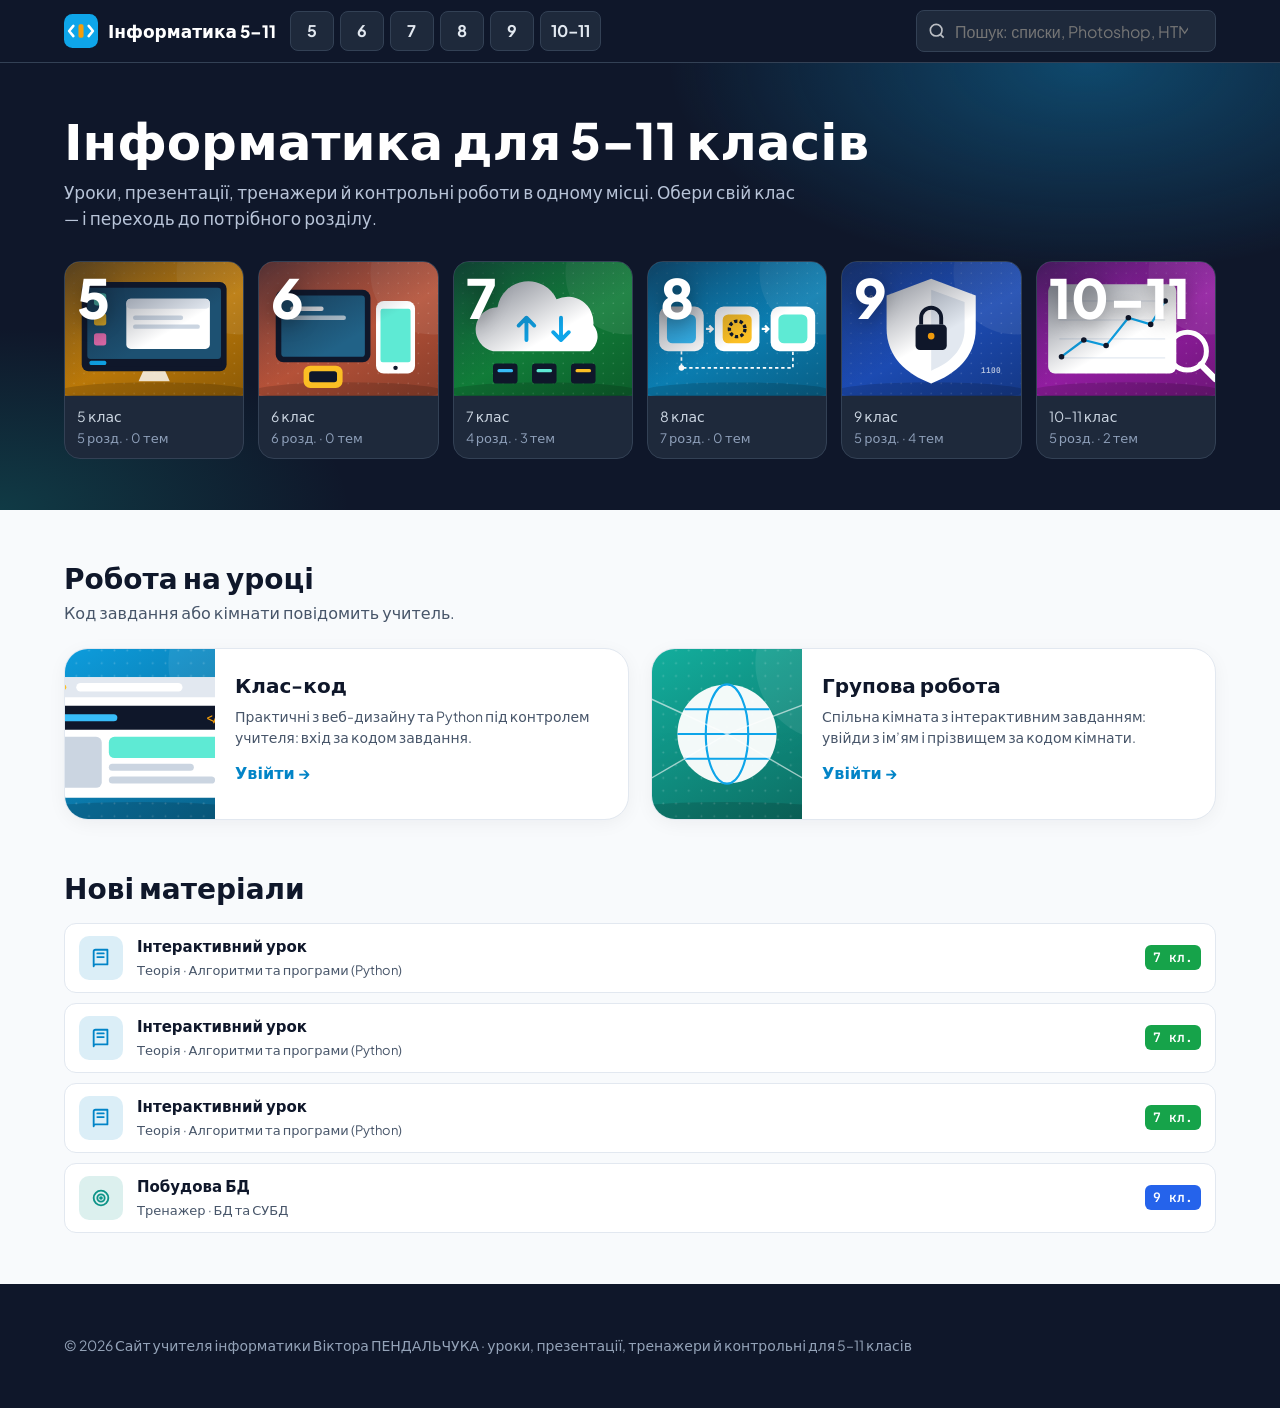
<file: index.html>
<!DOCTYPE html>
<html lang="uk">
<head>
<meta charset="utf-8">
<meta name="viewport" content="width=device-width,initial-scale=1">
<title>Інформатика 5–11</title>
<meta name="description" content="Уроки, презентації, тренажери й контрольні роботи з інформатики для 5–11 класів">
<meta name="theme-color" content="#0F172A">
<link rel="icon" href="data:image/svg+xml,%3Csvg xmlns='http://www.w3.org/2000/svg' viewBox='0 0 40 40'%3E%3Crect width='40' height='40' rx='10' fill='%230EA5E9'/%3E%3Cpath d='M11 14l-5 6 5 6M29 14l5 6-5 6' stroke='%23fff' stroke-width='3' fill='none' stroke-linecap='round'/%3E%3Crect x='17' y='12' width='6' height='16' rx='2' fill='%23F59E0B'/%3E%3C/svg%3E">
<link rel="preconnect" href="https://fonts.googleapis.com">
<link rel="preconnect" href="https://fonts.gstatic.com" crossorigin>
<link rel="stylesheet" href="https://fonts.googleapis.com/css2?family=Plus+Jakarta+Sans:wght@400;600;700;800&family=JetBrains+Mono:wght@600&display=swap">
<link rel="stylesheet" href="style.css?v=20261124d">
<script src="art.js?v=20261124d" defer></script>
<script src="app.js?v=20261124d" defer></script>
</head>
<body>
<header class="top"><div class="bar">
 <a class="logo" href="#"><svg viewBox="0 0 40 40" aria-hidden="true"><rect width="40" height="40" rx="10" fill="#0EA5E9"/><path d="M11 14l-5 6 5 6M29 14l5 6-5 6" stroke="#fff" stroke-width="3" fill="none" stroke-linecap="round" stroke-linejoin="round"/><rect x="17" y="12" width="6" height="16" rx="2" fill="#F59E0B"/></svg>Інформатика 5–11</a>
 <nav class="cls" id="nav" aria-label="Класи"></nav>
 <label class="srch"><svg viewBox="0 0 24 24" fill="none" stroke="#fff" stroke-width="2" aria-hidden="true"><circle cx="11" cy="11" r="7"/><path d="M20 20l-4-4"/></svg><input id="q" type="search" placeholder="Пошук: списки, Photoshop, HTML…" aria-label="Пошук матеріалів"></label>
</div></header>
<main id="app"><div class="loading">Завантаження…</div></main>
<footer class="band"><div class="wrap">© 2026 Сайт учителя інформатики Віктора ПЕНДАЛЬЧУКА · уроки, презентації, тренажери й контрольні для 5–11 класів</div></footer>
</body>
</html>
</file>
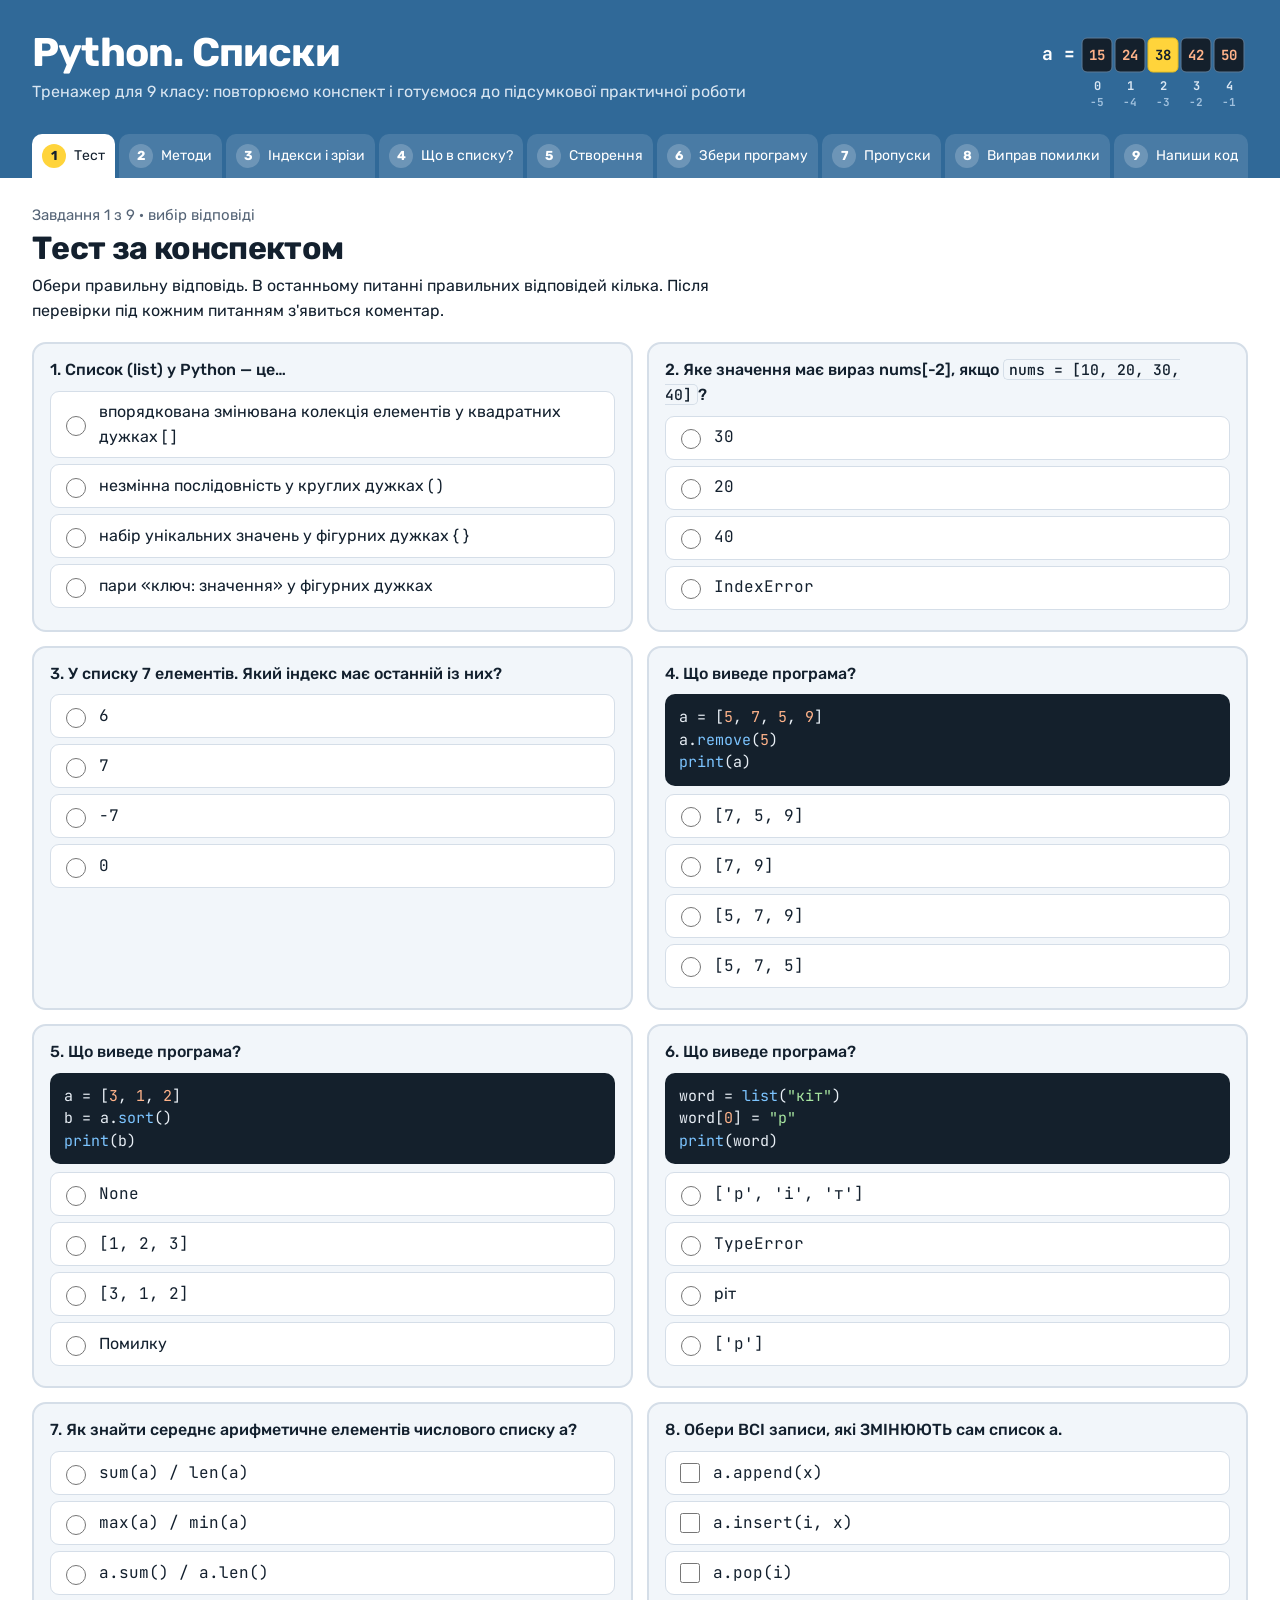
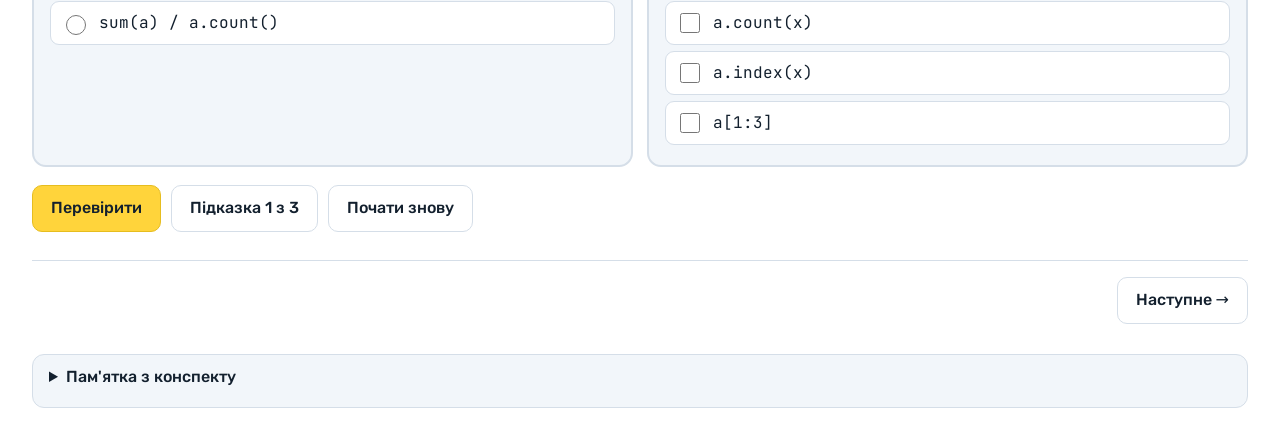
<file: 9/databases/bd-trainer.html>
<!DOCTYPE html>
<html lang="uk">
<head>
<meta charset="utf-8">
<meta name="viewport" content="width=device-width, initial-scale=1">
<title>Python: списки — тренажер</title>
<link rel="preconnect" href="https://fonts.googleapis.com">
<link href="https://fonts.googleapis.com/css2?family=Rubik:wght@400;500;700&family=JetBrains+Mono:wght@400;700&display=swap" rel="stylesheet">
<style>
/* VOICE everyday learning, friendly for 14-year-olds, calm enough for Zoom demo
   IDEA a row of list cells with indices — every task works on that row
   PICTURE the working task itself, under a Python-blue band with an indexed list strip
   COLOUR Python blue #306998 band, Python yellow #ffd43b accent, green/coral for right/wrong
   TYPE Rubik 700 + Rubik, JetBrains Mono for code
   LAYOUT band with title + nav of 8 stops; task fills width; phone: stacked, nav scrolls */
:root{color-scheme:light dark;--bg:light-dark(#ffffff,#0e1620);--ink:light-dark(#13202e,#e6edf5);--mut:light-dark(#566577,#9fb0c2);--pan:light-dark(#f2f6fa,#16222f);--line:light-dark(#d5dee8,#2a3a4c);--blue:#306998;--band:light-dark(#306998,#1a3b5c);--yel:#ffd43b;--ok:light-dark(#1b8a4c,#4cc77f);--okb:light-dark(#e3f6ea,#123323);--bad:light-dark(#c4402b,#ff8a73);--badb:light-dark(#fdeae5,#3a1c17);--code:#14202c;--codeink:#e8eef5}
:root[data-theme=light]{color-scheme:light}:root[data-theme=dark]{color-scheme:dark}
*{box-sizing:border-box;min-width:0}
html,body{margin:0}
body{background:var(--bg);color:var(--ink);font:16px/1.55 Rubik,system-ui,sans-serif;overflow-x:clip}
code,pre,.mono{font-family:"JetBrains Mono",ui-monospace,Consolas,monospace}
*,*::before,*::after{font-variant-ligatures:none!important;font-feature-settings:"liga" 0,"calt" 0,"dlig" 0!important}
button{font:inherit;color:inherit;cursor:pointer}
header{background:var(--band);color:#fff;padding:20px max(2.5vw,16px) 0}
.top{display:flex;gap:24px;align-items:center;justify-content:space-between;max-width:1400px;margin:0 auto}
h1{font-size:clamp(26px,4vw,40px);line-height:1.05;letter-spacing:-.02em;margin:0 0 6px;text-wrap:balance}
.sub{margin:0;color:#d9e6f2}
.dia{flex:none;width:210px;height:96px}
@media(max-width:640px){.dia{display:none}}
nav{display:flex;flex-wrap:wrap;gap:4px;max-width:1400px;margin:18px auto 0}
nav button{flex:1 1 auto;justify-content:center;display:flex;align-items:center;gap:8px;border:0;background:rgba(255,255,255,.12);color:#fff;padding:10px 11px;white-space:nowrap;font-size:15px;border-radius:10px 10px 0 0;min-height:44px}
nav button b{display:grid;place-items:center;width:24px;height:24px;border-radius:50%;background:rgba(255,255,255,.2);font-size:13px}
nav button.on{background:var(--bg);color:var(--ink)}
nav button.on b{background:var(--yel);color:#13202e}
nav button.done b{background:#4cc77f;color:#0b2216}
nav button.try b{background:#ffb347;color:#2b1700}
nav button:focus-visible{outline:3px solid var(--yel);outline-offset:-3px}
main{max-width:1400px;margin:0 auto;padding:26px max(2.5vw,16px) 40px}
.task{display:none}.task.on{display:block}
.meta{color:var(--mut);margin:0 0 4px;font-size:15px}
h2{font-size:clamp(24px,3vw,32px);line-height:1.1;letter-spacing:-.02em;margin:0 0 8px}
.ins{margin:0 0 18px;max-width:72ch}
.panel{background:var(--pan);border:1px solid var(--line);border-radius:14px;padding:16px}
.bar{display:flex;flex-wrap:wrap;gap:10px;margin:18px 0 0;align-items:center}
.btn{min-height:44px;padding:10px 18px;border-radius:10px;border:1px solid var(--line);background:var(--bg);font-weight:500}
.btn.pri{background:var(--yel);border-color:#e6bd1f;color:#13202e}
.btn.run{background:var(--blue);border-color:var(--blue);color:#fff}
.btn:hover{filter:brightness(.96)}.btn:focus-visible{outline:3px solid var(--blue);outline-offset:2px}
.btn[hidden]{display:none}
.hint{margin-top:14px;border-left:4px solid var(--yel);background:var(--pan);padding:10px 14px;border-radius:0 10px 10px 0}
.hint p{margin:4px 0}
.fb{margin-top:14px;padding:12px 16px;border-radius:12px;border:1px solid}
.fb.ok{background:var(--okb);border-color:var(--ok)}.fb.bad{background:var(--badb);border-color:var(--bad)}
.fb h3{margin:0 0 4px;font-size:18px}.fb ul{margin:6px 0 0;padding-left:20px}.fb li{margin:3px 0}
.navb{display:flex;justify-content:space-between;gap:10px;margin-top:28px;border-top:1px solid var(--line);padding-top:16px}
code.i{background:var(--pan);border:1px solid var(--line);border-radius:5px;padding:0 5px;font-size:.92em}
pre.cd{background:var(--code);color:var(--codeink);border-radius:10px;padding:12px 14px;margin:8px 0;overflow-x:auto;font-size:15px;line-height:1.5}
.k{color:#ffd43b;font-weight:700}.f{color:#7cc4ff}.s{color:#a8e6a1}.n{color:#ffb38a}.c{color:#8394a8;font-style:italic}
/* task 1 */
.qs{display:grid;grid-template-columns:repeat(auto-fit,minmax(min(100%,440px),1fr));gap:14px}
.q{background:var(--pan);border:2px solid var(--line);border-radius:14px;padding:14px 16px}
.q.ok{border-color:var(--ok)}.q.bad{border-color:var(--bad)}
.q p.t{margin:0 0 8px;font-weight:500}
.opt{display:flex;gap:10px;align-items:center;padding:8px 10px;border-radius:9px;border:1px solid var(--line);background:var(--bg);margin:6px 0;cursor:pointer;min-height:44px}
.opt input{width:20px;height:20px;accent-color:var(--blue);flex:none}
.opt.sel{border-color:var(--blue);box-shadow:inset 0 0 0 1px var(--blue)}
.opt.right{border-color:var(--ok);background:var(--okb)}
.cm{margin:8px 0 0;font-size:15px;padding:8px 10px;border-radius:8px;background:var(--bg)}
.q.ok .cm{color:var(--ok)}.q.bad .cm{color:var(--bad)}
/* task 2 */
.match{position:relative;display:grid;grid-template-columns:minmax(0,.7fr) minmax(40px,.5fr) minmax(0,1.3fr);gap:0}
.match svg{position:absolute;inset:0;width:100%;height:100%;pointer-events:none}
.col{display:flex;flex-direction:column;gap:10px}
.it{min-height:48px;border:2px solid var(--line);background:var(--bg);border-radius:10px;padding:8px 12px;text-align:left;position:relative}
.col.l .it{font:700 20px "JetBrains Mono",monospace;text-align:center}
.it.pick{border-color:var(--yel);box-shadow:0 0 0 3px rgba(255,212,59,.45)}
.it.lnk{border-color:var(--blue)}
.it.ok{border-color:var(--ok)}.it.bad{border-color:var(--bad)}
/* dnd shared */
.chip{display:inline-flex;align-items:center;justify-content:center;min-height:42px;min-width:54px;padding:6px 12px;border-radius:9px;border:2px solid var(--blue);background:var(--bg);font:700 17px "JetBrains Mono",monospace;cursor:grab;touch-action:none;user-select:none}
.chip.T{border-color:var(--ok);color:var(--ok)}.chip.F{border-color:var(--bad);color:var(--bad)}
.chip.sel,.card.sel,.pl.sel{outline:3px solid var(--yel);outline-offset:2px}
.ghost{position:fixed;z-index:50;pointer-events:none;opacity:.92;box-shadow:0 8px 20px rgba(0,0,0,.25);margin:0}
.lift{opacity:.35}
.over{outline:3px dashed var(--blue);outline-offset:2px}
.pal{position:sticky;top:0;z-index:5;display:flex;flex-wrap:wrap;gap:10px;align-items:center;background:var(--bg);padding:10px 0;border-bottom:1px solid var(--line);margin-bottom:14px}
.pal span{color:var(--mut);font-size:15px}
/* task 3 */
.ex{display:grid;grid-template-columns:repeat(auto-fit,minmax(min(100%,250px),1fr));gap:12px}
.exi{display:flex;align-items:center;justify-content:space-between;gap:10px;background:var(--pan);border:2px solid var(--line);border-radius:12px;padding:10px 12px}
.exi code{font-size:17px;font-weight:700}
.exi.ok{border-color:var(--ok)}.exi.bad{border-color:var(--bad)}
.slot{display:inline-flex;align-items:center;justify-content:center;min-width:86px;min-height:44px;border:2px dashed var(--mut);border-radius:9px;font:700 16px "JetBrains Mono",monospace;color:var(--mut);background:var(--bg);cursor:pointer;vertical-align:middle}
.slot.fill{border-style:solid;border-color:var(--blue);color:var(--ink)}
.slot.T{border-color:var(--ok);color:var(--ok)}.slot.F{border-color:var(--bad);color:var(--bad)}
.slot.ok{background:var(--okb);border-color:var(--ok)}.slot.bad{background:var(--badb);border-color:var(--bad)}
.ctx{margin:16px 0 8px;font-weight:500}
.ec{grid-column:1/-1;font-size:15px;color:var(--bad);margin:-4px 0 0}
/* task 4 */
.pool{display:flex;flex-wrap:wrap;gap:10px;min-height:70px;padding:12px;border:2px dashed var(--line);border-radius:14px;margin-bottom:16px}
.card{background:var(--bg);border:2px solid var(--line);border-radius:10px;padding:9px 12px;max-width:340px;cursor:grab;touch-action:none;user-select:none;font-size:15px}
.card.ok{border-color:var(--ok);background:var(--okb)}.card.bad{border-color:var(--bad);background:var(--badb)}
.bks{display:grid;grid-template-columns:repeat(auto-fit,minmax(min(100%,260px),1fr));gap:14px}
.bk{background:var(--pan);border:2px solid var(--line);border-radius:14px;padding:12px;min-height:200px}
.bk h3{margin:0;font-size:18px}.bk pre{margin:6px 0 10px;font-size:13px;padding:8px 10px}
.bk .cards{display:flex;flex-direction:column;gap:8px}
.bk .card{max-width:none}
/* task 5 */
.pz{display:flex;flex-direction:column;gap:6px;background:var(--code);border-radius:12px;padding:12px;counter-reset:ln}
.pl{display:flex;align-items:center;gap:8px;background:#1e2d3d;color:var(--codeink);border:2px solid #2c3e52;border-radius:8px;padding:6px 8px;cursor:grab;touch-action:none;user-select:none;font:15px "JetBrains Mono",monospace;white-space:pre;overflow-x:auto}
.pl::before{counter-increment:ln;content:counter(ln);color:#6f8297;width:1.6em;text-align:right;flex:none}
.pl .tx{flex:1}
.pl.ok{border-color:#4cc77f}.pl.bad{border-color:#ff8a73}
.pl .mv{flex:none;display:flex;gap:4px}
.pl .mv button{width:34px;height:34px;border:1px solid #3a5068;background:#24384c;color:#fff;border-radius:6px}
.two{display:grid;grid-template-columns:minmax(0,1.2fr) minmax(0,1fr);gap:16px;align-items:start}
@media(max-width:820px){.two{grid-template-columns:minmax(0,1fr)}}
/* task 6 */
.gap{background:var(--code);color:var(--codeink);border-radius:12px;padding:14px;font:16px/2.3 "JetBrains Mono",monospace;overflow-x:auto;white-space:pre}
.gap .slot{min-width:64px;min-height:38px;background:#1e2d3d;color:#cfe0f0;border-color:#6f8297}
.gap .slot.fill{border-color:var(--yel);color:var(--yel)}
.gap .slot.ok{background:#123323;border-color:#4cc77f;color:#a8e6a1}.gap .slot.bad{background:#3a1c17;border-color:#ff8a73;color:#ffb3a3}
/* editor + console */
.ed{display:grid;grid-template-columns:auto minmax(0,1fr);background:var(--code);border-radius:12px;overflow:hidden;border:2px solid #2c3e52}
.ed:focus-within{border-color:var(--yel)}
.gut{padding:12px 8px 12px 12px;color:#6f8297;text-align:right;font:15px/1.6 "JetBrains Mono",monospace;user-select:none;background:#101a24}
.gut span{display:block}
.ew{display:grid;overflow:hidden}
.ew>*{grid-area:1/1;margin:0;padding:12px 14px;font:15px/1.6 "JetBrains Mono",monospace;white-space:pre;tab-size:4;border:0;letter-spacing:0}
.ew pre{color:var(--codeink);pointer-events:none;overflow:hidden}
.ew textarea{background:transparent;color:transparent;caret-color:#ffd43b;resize:none;outline:none;overflow-x:auto;overflow-y:hidden;width:100%}
.ew textarea::selection{background:rgba(124,196,255,.35)}
.con{background:#0b1219;color:#dfe8f1;border-radius:12px;padding:12px 14px;font:15px/1.5 "JetBrains Mono",monospace;min-height:120px;white-space:pre-wrap;overflow-wrap:anywhere;margin-top:10px}
.con .er{color:#ff8a73}.con .in{color:#ffd43b}.con .sys{color:#7f93a8}
.con input{background:transparent;border:0;border-bottom:2px solid #ffd43b;color:#ffd43b;font:inherit;font-size:16px;width:12ch;outline:none}
.tests{margin-top:12px;display:grid;gap:8px}
.tr{display:grid;grid-template-columns:auto minmax(0,1fr);gap:10px;align-items:start;padding:8px 12px;border-radius:10px;border:1px solid var(--line);background:var(--pan);font-size:15px}
.tr b{font-size:18px;line-height:1.2}
.tr.ok b{color:var(--ok)}.tr.bad b{color:var(--bad)}
.subt{display:flex;gap:8px;margin-bottom:14px;flex-wrap:wrap}
.subt button{min-height:44px;padding:8px 16px;border-radius:10px;border:2px solid var(--line);background:var(--bg);font-weight:500}
.subt button.on{border-color:var(--blue);background:var(--pan)}
.subt button.done{border-color:var(--ok)}
.chk{list-style:none;padding:0;margin:8px 0 0}.chk li{padding:3px 0}
details.memo{margin-top:30px;background:var(--pan);border-radius:12px;padding:10px 16px;border:1px solid var(--line)}
details.memo summary{cursor:pointer;font-weight:500;min-height:32px}
.lbl{font-weight:500;margin:14px 0 6px}
@media(max-width:600px){main{padding-top:18px}.gap{font-size:14px;padding:10px}.gap .slot{min-width:46px}.pl{font-size:13px}.match{grid-template-columns:minmax(0,.55fr) 34px minmax(0,1.45fr)}.col.l .it{font-size:17px}.it{font-size:14px}}
@media(prefers-reduced-motion:no-preference){.task.on{animation:in .25s ease-out}@keyframes in{from{opacity:0;transform:translateY(6px)}}}
@media(max-width:760px){nav button:not(.on) .nm{display:none}nav button{padding:10px}}
@media(max-width:560px){nav button .nm,nav button.on .nm{display:none}nav button{flex:1 1 0;padding:10px 0}}
/* lists additions */
nav button{font-size:14px;padding:10px 8px}
@media(max-width:700px){#t5 .pal{position:static}}
#t2 .col.l .it{font-size:16px}
@media(max-width:600px){#t2 .col.l .it{font-size:13px;padding:8px 6px}}
.lst{display:flex;flex-wrap:wrap;gap:6px;align-items:center;margin:4px 0 14px}
.lst .cell{display:flex;flex-direction:column;align-items:center;gap:4px}
.lst .v{display:grid;place-items:center;min-width:64px;height:54px;border-radius:10px;background:var(--code);color:#ffb38a;font:700 20px "JetBrains Mono",monospace;border:2px solid #2c3e52}
.lst .ix{font:700 14px "JetBrains Mono",monospace;color:var(--blue)}
.lst .nx{font:700 14px "JetBrains Mono",monospace;color:var(--mut)}
.lst .nm{font:700 20px "JetBrains Mono",monospace;align-self:center;margin-right:6px}
.ex .slot{min-width:110px;padding:0 8px;font-size:15px}
.exi code{font-size:18px}
.ex2{grid-template-columns:repeat(auto-fit,minmax(min(100%,430px),1fr))}.ex2 .exi code{font-size:15px}.ex2 .slot{font-size:13px;max-width:55%;text-align:center}
.codebox{position:sticky;top:76px}
@media(max-width:820px){.codebox{position:static}}
.cl{display:flex;flex-direction:column;gap:12px}
.cp{background:var(--pan);border:2px solid var(--line);border-radius:14px;padding:12px 14px}
.cp.ok{border-color:var(--ok)}.cp.bad{border-color:var(--bad)}
.cp h3{margin:0 0 8px;font-size:17px;font-weight:500}
.cages{display:flex;flex-wrap:wrap;gap:8px}
.cg{display:flex;flex-direction:column;align-items:center;gap:3px}
.cg .slot{position:relative;min-width:84px;min-height:56px;border-radius:8px 8px 4px 4px;border:2px solid var(--mut);border-style:solid;overflow:hidden;font-size:15px}
.cg .slot::after{content:"";position:absolute;inset:0;background:repeating-linear-gradient(90deg,transparent 0 14px,color-mix(in srgb,var(--mut) 45%,transparent) 14px 17px);pointer-events:none}
.cg .slot.fill{border-color:var(--blue);background:var(--bg)}
.cg span.i{font:700 13px "JetBrains Mono",monospace;color:var(--mut)}
.xrow{display:flex;align-items:center;gap:10px;margin-top:10px;font:700 18px "JetBrains Mono",monospace}
.chip.an{font-family:Rubik,sans-serif;font-weight:500;border-color:var(--blue)}
.inbox{margin-top:10px}
.inbox textarea{width:100%;min-height:64px;background:var(--pan);color:var(--ink);border:2px solid var(--line);border-radius:10px;padding:8px 12px;font:16px/1.5 "JetBrains Mono",monospace;resize:vertical}
.inbox textarea:focus{outline:none;border-color:var(--blue)}
.inbox small{display:block;color:var(--mut);font-size:14px;margin-top:2px}
.pys{font-size:14px;color:var(--mut);margin:6px 0 0}
.memo table{border-collapse:collapse;width:100%;font-size:15px;margin:8px 0}
.memo td,.memo th{border-bottom:1px solid var(--line);padding:6px 8px;text-align:left;vertical-align:top}
.memo th{font-weight:500;color:var(--mut)}
</style>
</head>
<body>
<header>
  <div class="top">
    <div>
      <h1>Python. Списки</h1>
      <p class="sub">Тренажер для 9 класу: повторюємо конспект і готуємося до підсумкової практичної роботи</p>
    </div>
    <svg class="dia" viewBox="0 0 210 96" aria-hidden="true">
      <g font-family="JetBrains Mono,monospace" font-weight="700">
        <text x="4" y="40" font-size="18" fill="#fff">a =</text>
        <g transform="translate(44 18)">
          <rect x="0" y="0" width="30" height="34" rx="5" fill="#14202c" stroke="#5d7a96"/>
          <rect x="33" y="0" width="30" height="34" rx="5" fill="#14202c" stroke="#5d7a96"/>
          <rect x="66" y="0" width="30" height="34" rx="5" fill="#ffd43b" stroke="#e6bd1f"/>
          <rect x="99" y="0" width="30" height="34" rx="5" fill="#14202c" stroke="#5d7a96"/>
          <rect x="132" y="0" width="30" height="34" rx="5" fill="#14202c" stroke="#5d7a96"/>
          <g font-size="14" text-anchor="middle">
            <text x="15" y="22" fill="#ffb38a">15</text><text x="48" y="22" fill="#ffb38a">24</text><text x="81" y="22" fill="#13202e">38</text><text x="114" y="22" fill="#ffb38a">42</text><text x="147" y="22" fill="#ffb38a">50</text>
          </g>
          <g font-size="12" text-anchor="middle" fill="#d9e6f2">
            <text x="15" y="52">0</text><text x="48" y="52">1</text><text x="81" y="52">2</text><text x="114" y="52">3</text><text x="147" y="52">4</text>
          </g>
          <g font-size="11" text-anchor="middle" fill="#9fc0dd">
            <text x="15" y="68">-5</text><text x="48" y="68">-4</text><text x="81" y="68">-3</text><text x="114" y="68">-2</text><text x="147" y="68">-1</text>
          </g>
        </g>
      </g>
    </svg>
  </div>
  <nav id="nav" aria-label="Завдання"></nav>
</header>
<main id="main"></main>
<script type="text/plain" id="pyc">
import sys, io, json, traceback
def __run(src, inputs, echo):
    buf = io.StringIO()
    q = list(inputs)
    def _inp(p=''):
        if not q:
            raise EOFError('no input')
        v = q.pop(0)
        if echo:
            buf.write(str(p) + v + '\n')
        return v
    g = {'__name__': '__main__', 'input': _inp}
    old = sys.stdout
    sys.stdout = buf
    err = None
    try:
        exec(compile(src, '<code>', 'exec'), g)
    except SyntaxError as e:
        err = [type(e).__name__, str(e.msg), e.lineno]
    except BaseException as e:
        ln = None
        for fr in traceback.extract_tb(e.__traceback__):
            if fr.filename == '<code>':
                ln = fr.lineno
        err = [type(e).__name__, str(e), ln]
    finally:
        sys.stdout = old
    return json.dumps({'out': buf.getvalue(), 'err': err})
</script>
<script>
{
const $=(s,r=document)=>r.querySelector(s), $$=(s,r=document)=>[...r.querySelectorAll(s)];
const esc=s=>String(s).replace(/&/g,'&amp;').replace(/</g,'&lt;').replace(/>/g,'&gt;');
const shuffle=a=>{a=[...a];for(let i=a.length-1;i>0;i--){const j=Math.floor(Math.random()*(i+1));[a[i],a[j]]=[a[j],a[i]]}return a};
const PRAISE=["Чудово! Усе правильно.","Так тримати — бездоганно!","Відмінно, ти добре знаєш цю тему!","Супер! Можна переходити далі."];
const TRY=["Майже вийшло! Прочитай коментарі й виправ позначені місця.","Є кілька неточностей — подивись на позначене і спробуй ще раз.","Не здавайся: помилки — це частина навчання. Виправ і перевір знову."];
const pick=a=>a[Math.floor(Math.random()*a.length)];

/* ---------- syntax highlight ---------- */
const KW=new Set(['if','elif','else','for','in','while','and','or','not','True','False','None','def','return','break','continue','import','from']);
const BIN=new Set(['print','input','int','float','str','len','min','max','sum','sorted','range','list','round','abs']);
function hl(src){
  const re=/(#.*)|(f?(?:"[^"\n]*"?|'[^'\n]*'?))|([\p{L}_][\p{L}\p{N}_]*)|(\d+(?:\.\d+)?)|([\s\S])/gu;
  let o='',m,prev='';
  while((m=re.exec(src))){
    if(m[1])o+=`<span class="c">${esc(m[1])}</span>`;
    else if(m[2])o+=`<span class="s">${esc(m[2])}</span>`;
    else if(m[3])o+=KW.has(m[3])?`<span class="k">${m[3]}</span>`:(BIN.has(m[3])||prev==='.')?`<span class="f">${m[3]}</span>`:esc(m[3]);
    else if(m[4])o+=`<span class="n">${m[4]}</span>`;
    else o+=esc(m[5]);
    prev=m[5]||'';
  }
  return o;
}

/* ---------- real Python (Pyodide) ---------- */
const PYV='https://cdn.jsdelivr.net/pyodide/v0.26.4/full/';
const PYC=$('#pyc').textContent;
const PY={st:'idle',w:null,main:null,n:0,cb:new Map(),readyP:null,listeners:new Set(),
  set(s){this.st=s;this.listeners.forEach(f=>f(s))},
  start(){
    if(this.readyP)return this.readyP;
    this.set('loading');
    this.readyP=new Promise((res,rej)=>{
      try{
        const src=`importScripts('${PYV}pyodide.js');let py;
onmessage=async e=>{const d=e.data;
 if(d.init){try{py=await loadPyodide({indexURL:'${PYV}'});py.runPython(d.init);postMessage({ready:1})}catch(err){postMessage({fail:String(err)})}return}
 const run=py.globals.get('__run');const out=[];
 for(const inp of d.inputs){out.push(JSON.parse(run(d.code,py.toPy(inp),d.echo)))}
 run.destroy();postMessage({id:d.id,out})};`;
        const w=new Worker(URL.createObjectURL(new Blob([src],{type:'text/javascript'})));
        w.onmessage=e=>{const d=e.data;
          if(d.ready){this.w=w;this.set('ready');res()}
          else if(d.fail){w.terminate();this.mainThread().then(res,rej)}
          else if(this.cb.has(d.id)){this.cb.get(d.id)(d.out);this.cb.delete(d.id)}};
        w.onerror=e=>{e.preventDefault();if(this.st==='loading'){w.terminate();this.mainThread().then(res,rej)}};
        w.postMessage({init:PYC});
      }catch(err){this.mainThread().then(res,rej)}
    }).catch(e=>{this.set('fail');this.readyP=null;throw e});
    return this.readyP;
  },
  mainThread(){return new Promise((res,rej)=>{
    const go=async()=>{try{this.main=await loadPyodide({indexURL:PYV});this.main.runPython(PYC);this.set('ready');res()}catch(e){rej(e)}};
    if(window.loadPyodide)return go();
    const s=document.createElement('script');s.src=PYV+'pyodide.js';s.onload=go;s.onerror=()=>rej(new Error('net'));document.head.append(s)})},
  async run(code,inputs,echo){
    await this.start();
    if(this.main){const f=this.main.globals.get('__run');const out=inputs.map(inp=>JSON.parse(f(code,this.main.toPy(inp),echo)));f.destroy();return out}
    const id=++this.n;
    return new Promise(res=>{
      const t=setTimeout(()=>{this.cb.delete(id);this.w.terminate();this.w=null;this.readyP=null;this.set('idle');
        res(inputs.map(()=>({out:'',err:['Timeout','',null]})))},6000);
      this.cb.set(id,out=>{clearTimeout(t);res(out)});
      this.w.postMessage({id,code,inputs,echo});
    });
  }
};
const UA=[
 [/list index out of range/,()=>'індекс виходить за межі списку. Пам\'ятай: останній елемент має індекс len(список) - 1.'],
 [/list assignment index out of range/,()=>'такого індексу у списку немає — новий елемент додають через append() або insert().'],
 [/'list' object has no attribute '(\w+)'/,(m)=>`у списку немає методу «${m[1]}».`+(/^(add|push)$/.test(m[1])?' Щоб додати елемент у кінець, використовуй append().':' Перевір назву методу.')],
 [/'NoneType' object/,()=>'тут опинилося значення None. Можливо, написано a = a.sort() — метод sort() змінює сам список і повертає None. Пиши просто a.sort().'],
 [/not supported between instances of '(\w+)' and '(\w+)'/,(m)=>`не можна порівнювати ${m[1]==='str'||m[2]==='str'?'текст і число':m[1]+' і '+m[2]}. Дані з input() — це текст: перетвори їх на числа через int().`],
 [/can only concatenate str/,()=>'не можна «склеїти» текст із числом. Перетвори число на текст через str() або виводь через кому в print().'],
 [/can only concatenate list/,()=>'до списку можна додати (+) лише інший список, наприклад a + [5].'],
 [/unsupported operand type\(s\) for (\S+): '(\w+)' and '(\w+)'/,(m)=>`дія «${m[1]}» неможлива для ${m[2]} і ${m[3]}. Можливо, числа з input() не перетворено через int().`],
 [/x not in list|is not in list/,()=>'такого значення немає у списку (remove() та index() у цьому разі видають помилку). Перевір наявність через in.'],
 [/invalid literal for int\(\) with base 10: (.*)/,(m)=>`не вдається перетворити ${m[1]} на ціле число.`],
 [/name '(\w+)' is not defined/,(m)=>`ім'я «${m[1]}» не визначене. Перевір написання (Python розрізняє великі й малі літери) і чи створено змінну вище.`],
 [/list indices must be integers/,()=>'індекс списку має бути цілим числом.'],
 [/'(\w+)' object is not callable/,(m)=>`${m[1]} не можна викликати як функцію — можливо, зайві дужки або квадратні дужки замінено на круглі.`],
 [/expected ':'/,()=>'пропущено двокрапку «:» в кінці рядка.'],
 [/expected an indented block/,()=>'після рядка з «:» очікується команда з відступом (Tab або 4 пробіли).'],
 [/unexpected indent/,()=>'зайвий відступ.'],
 [/unindent does not match/,()=>'відступи не збігаються — усередині одного блоку відступ має бути однаковим.'],
 [/was never closed|unmatched/,()=>'дужки не парні — якусь не закрито або є зайва.'],
 [/unterminated string/,()=>'лапки не закрито.'],
 [/division by zero/,()=>'ділення на нуль неможливе. Можливо, список порожній?'],
 [/Maybe you meant '==' or ':='/,()=>'один «=» — це присвоєння. Для порівняння потрібно «==».'],
 [/invalid syntax/,()=>'синтаксична помилка: перевір дужки, коми, двокрапки й лапки.'],
 [/^no input$/,()=>'програма просить більше даних, ніж записано в полі «Вхідні дані» (один рядок — один виклик input()).']
];
function errText(e){const[t,m,l]=e;
  if(t==='Timeout')return'Програма працює занадто довго й зупинена — можливо, цикл ніколи не закінчується.';
  let ua='';for(const[r,f]of UA){const x=m.match(r);if(x){ua=f(x);break}}
  return`${l?`Рядок ${l}: `:''}${t} — ${ua||esc(m)}${ua?`\n(англійською: ${m})`:''}`;
}
function pyStatus(el){const f=s=>{el.textContent=s==='loading'?'⏳ Завантажую Python у браузері… Перший раз це займає 5–20 секунд.':s==='fail'?'Не вдалося завантажити Python. Перевір інтернет і натисни «Запустити» ще раз.':''};PY.listeners.add(f);f(PY.st)}

/* ---------- console ---------- */
function makeConsole(el){
  el.innerHTML='<span class="sys">Тут з\'явиться результат. Натисни «Запустити».</span>';
  return async function run(code,lines){
    el.innerHTML='<span class="sys">Виконую…</span>';
    try{const[r]=await PY.run(code,[lines],true);el.innerHTML='';
      const s=document.createElement('span');s.textContent=r.out;el.append(s);
      if(r.err){const e=document.createElement('span');e.className='er';e.textContent=(r.out?'\n':'')+errText(r.err);el.append(e)}
      else el.insertAdjacentHTML('beforeend','<span class="sys">\n— програму завершено —</span>');
    }catch(e){el.innerHTML='<span class="er">Python не завантажився. Перевір підключення до інтернету й спробуй ще раз.</span>'}
  };
}
const norm=s=>s.toLowerCase().replace(/[’ʼ`]/g,"'").replace(/[«»"]/g,'').replace(/[!.,…:;]+/g,' ').replace(/\s+/g,' ').trim();
async function runTests(code,tests){
  const rs=await PY.run(code,tests.map(t=>t.inp),false);
  return rs.map((r,k)=>{const lines=r.out.split('\n').map(s=>s.trim()).filter(Boolean);
    return{t:tests[k],lines,err:r.err,ok:!r.err&&norm(lines.join('\n'))===norm(tests[k].out.join('\n'))}});
}
const inBox=(v)=>`<div class="inbox"><p class="lbl">Вхідні дані</p><textarea spellcheck="false" aria-label="Вхідні дані">${esc(v)}</textarea><small>Кожен рядок — це відповідь на один виклик input().</small></div>`;
const getLines=host=>$('.inbox textarea',host).value.replace(/\r/g,'').split('\n');
/* ---------- editor ---------- */
function makeEditor(host,code){
  host.innerHTML='<div class="ed"><div class="gut"></div><div class="ew"><pre aria-hidden="true"></pre><textarea spellcheck="false" autocapitalize="off" autocomplete="off" autocorrect="off" wrap="off" aria-label="Редактор коду"></textarea></div></div>';
  const ta=$('textarea',host),pre=$('pre',host),gut=$('.gut',host);
  const upd=()=>{const n=ta.value.split('\n').length;pre.innerHTML=hl(ta.value)+'\n';gut.innerHTML=Array.from({length:Math.max(n,6)},(_,i)=>`<span>${i+1}</span>`).join('');ta.rows=Math.max(n,6)};
  const ins=t=>{if(!document.execCommand('insertText',false,t)){ta.setRangeText(t,ta.selectionStart,ta.selectionEnd,'end');upd()}};
  ta.addEventListener('input',upd);ta.addEventListener('scroll',()=>{pre.scrollLeft=ta.scrollLeft});
  ta.addEventListener('keydown',e=>{
    if(e.key==='Tab'&&!e.shiftKey){e.preventDefault();ins('    ')}
    else if(e.key==='Tab'&&e.shiftKey){e.preventDefault();const s=ta.value.lastIndexOf('\n',ta.selectionStart-1)+1;const sp=ta.value.slice(s).match(/^ {1,4}/);if(sp){ta.setRangeText('',s,s+sp[0].length,'end');upd()}}
    else if(e.key==='Enter'){e.preventDefault();const s=ta.value.lastIndexOf('\n',ta.selectionStart-1)+1;const line=ta.value.slice(s,ta.selectionStart);let ind=line.match(/^ */)[0];if(/:\s*$/.test(line))ind+='    ';ins('\n'+ind)}
  });
  ta.value=code;upd();
  return{get:()=>ta.value,set:v=>{ta.value=v;upd()}};
}

/* ---------- drag & drop (mouse, touch, or tap-tap) ---------- */
function dnd(root,onDrop,onTap){
  let st=null,sel=null,skip=false;
  const zoneAt=(x,y)=>{const z=document.elementFromPoint(x,y)?.closest('[data-drop]');return z&&root.contains(z)?z:null};
  root.addEventListener('pointerdown',e=>{const d=e.target.closest('[data-drag]');if(!d||e.button>0||e.target.closest('button:not([data-drag])'))return;st={d,x:e.clientX,y:e.clientY,g:null,z:null}});
  window.addEventListener('pointermove',e=>{
    if(!st)return;
    if(!st.g){if(Math.hypot(e.clientX-st.x,e.clientY-st.y)<7)return;
      const r=st.d.getBoundingClientRect();st.g=st.d.cloneNode(true);st.g.classList.add('ghost');st.g.classList.remove('sel');
      st.g.style.width=r.width+'px';st.ox=st.x-r.left;st.oy=st.y-r.top;document.body.append(st.g);st.d.classList.add('lift');
      if(sel){sel.classList.remove('sel');sel=null}}
    st.g.style.left=e.clientX-st.ox+'px';st.g.style.top=e.clientY-st.oy+'px';
    const z=zoneAt(e.clientX,e.clientY);if(z!==st.z){st.z?.classList.remove('over');z?.classList.add('over');st.z=z}
  });
  const end=e=>{if(!st)return;if(st.g){st.g.remove();st.d.classList.remove('lift');st.z?.classList.remove('over');if(st.z&&st.z!==st.d)onDrop(st.d,st.z,e.clientY);skip=true;setTimeout(()=>skip=false,0)}st=null};
  window.addEventListener('pointerup',end);window.addEventListener('pointercancel',end);
  root.addEventListener('click',e=>{
    if(skip)return;if(e.target.closest('button:not([data-drag])'))return;
    const d=e.target.closest('[data-drag]'),z=e.target.closest('[data-drop]');
    if(d&&!d.hasAttribute('data-drop')){if(sel===d){d.classList.remove('sel');sel=null}else{sel?.classList.remove('sel');sel=d;d.classList.add('sel')}return}
    if(sel&&z&&z!==sel){const s=sel;sel.classList.remove('sel');sel=null;onDrop(s,z,null);return}
    if(d){if(sel===d){d.classList.remove('sel');sel=null}else{sel?.classList.remove('sel');sel=d;d.classList.add('sel')}return}
    if(z&&onTap)onTap(z);
  });
}

/* ---------- task shell ---------- */
const TASKS=[];const status=[];
function shell(i,title,kind,ins){
  const sec=document.createElement('section');sec.className='task';sec.id='t'+(i+1);
  sec.innerHTML=`<p class="meta">Завдання ${i+1} з ${NAMES.length} · ${kind}</p><h2>${title}</h2><p class="ins">${ins}</p><div class="body"></div>
  <div class="bar"><button class="btn pri chkb">Перевірити</button><button class="btn hb">Підказка</button><button class="btn rs">Почати знову</button><button class="btn sol" hidden>Показати правильну відповідь</button></div>
  <div class="hint" hidden></div><div class="fbx"></div>
  <div class="navb"><button class="btn pv">← Попереднє</button><button class="btn nx">Наступне →</button></div>`;
  $('#main').append(sec);
  $('.pv',sec).onclick=()=>go(i-1);$('.nx',sec).onclick=()=>go(i+1);
  if(i===0)$('.pv',sec).style.visibility='hidden';if(i===NAMES.length-1)$('.nx',sec).style.visibility='hidden';
  return sec;
}
function hints(sec,list){let k=0;const b=$('.hb',sec),box=$('.hint',sec);
  const lab=()=>b.textContent=k<list.length?`Підказка ${k+1} з ${list.length}`:'Підказки закінчились';lab();
  b.onclick=()=>{if(k>=list.length)return;box.hidden=false;box.insertAdjacentHTML('beforeend',`<p><b>${k+1}.</b> ${typeof list[k]==='function'?list[k]():list[k]}</p>`);k++;lab()};
  return()=>{k=0;box.innerHTML='';box.hidden=true;lab()};
}
function fb(sec,ok,items=[],head){
  $('.fbx',sec).innerHTML=`<div class="fb ${ok?'ok':'bad'}" role="status"><h3>${head||(ok?pick(PRAISE):pick(TRY))}</h3>${items.length?'<ul>'+items.map(x=>`<li>${x}</li>`).join('')+'</ul>':''}</div>`;
  $('.sol',sec).hidden=ok;setStatus(TASKS.indexOf(sec),ok?'done':'try');
}
function clearFb(sec){$('.fbx',sec).innerHTML='';$('.sol',sec).hidden=true}
function setStatus(i,s){if(status[i]==='done'&&s==='try')return;status[i]=s;renderNav()}
const NAMES=['Тест','Методи','Індекси і зрізи','Що в списку?','Створення','Збери програму','Пропуски','Виправ помилки','Напиши код'];
let cur=0;
function renderNav(){$('#nav').innerHTML=NAMES.map((n,i)=>`<button class="${i===cur?'on':''} ${status[i]||''}" data-i="${i}" title="${n}" ${i===cur?'aria-current="step"':''}><b>${status[i]==='done'?'✓':i+1}</b><span class="nm">${n}</span></button>`).join('')}
$('#nav').addEventListener('click',e=>{const b=e.target.closest('button');if(b)go(+b.dataset.i)});
function go(i){if(i<0||i>=NAMES.length)return;cur=i;TASKS.forEach((t,k)=>t.classList.toggle('on',k===i));renderNav();
  try{history.replaceState(null,'','#t'+(i+1))}catch(e){}
  $('#nav button.on')?.scrollIntoView({block:'nearest',inline:'center'});window.scrollTo({top:0});
  window.dispatchEvent(new Event('resize'));if(i>=5)PY.start().catch(()=>{})}
const code=s=>`<pre class="cd">${hl(s)}</pre>`;


/* ===== 1. TEST ===== */
{
const Q=[
 {t:'Список (list) у Python — це…',o:[
  ['впорядкована змінювана колекція елементів у квадратних дужках [ ]','Так! Кожен елемент має свій індекс, а сам список можна змінювати: додавати, видаляти, замінювати елементи.'],
  ['незмінна послідовність у круглих дужках ( )','Це кортеж (tuple): його після створення змінити не можна.'],
  ['набір унікальних значень у фігурних дужках { }','Це множина (set): вона сама прибирає повтори й не має індексів.'],
  ['пари «ключ: значення» у фігурних дужках','Це словник (dict): доступ до значень — за ключем, а не за номером.']],a:[0]},
 {t:'Яке значення має вираз nums[-2], якщо',c:'nums = [10, 20, 30, 40]',o:[
  ['30','Вірно: від\'ємні індекси рахують з кінця: -1 — це 40, -2 — це 30.'],['20','20 має індекс 1 або -3. Від\'ємні індекси рахуються з кінця списку.'],['40','40 — останній елемент, його індекс -1.'],['IndexError','Індекс -2 у цьому списку існує (від -4 до -1), тож помилки не буде.']],a:[0]},
 {t:'У списку 7 елементів. Який індекс має останній із них?',o:[
  ['6','Так: нумерація з нуля, тож останній індекс — n - 1 = 6 (або -1).'],['7','Індекс 7 вже за межами списку — буде IndexError. Нумерація починається з 0.'],['-7','-7 — це індекс ПЕРШОГО елемента (рахуючи з кінця).'],['0','0 — індекс першого елемента.']],a:[0]},
 {t:'Що виведе програма?',c:'a = [5, 7, 5, 9]\na.remove(5)\nprint(a)',o:[
  ['[7, 5, 9]','Вірно: remove(x) видаляє лише ПЕРШЕ входження значення x.'],['[7, 9]','remove() видаляє лише одне — перше — входження, а не всі.'],['[5, 7, 9]','Видаляється перша п\'ятірка, а не друга.'],['[5, 7, 5]','remove(5) шукає значення 5, а не індекс 5.']],a:[0]},
 {t:'Що виведе програма?',c:'a = [3, 1, 2]\nb = a.sort()\nprint(b)',o:[
  ['None','Так! Метод sort() змінює сам список a і нічого не повертає (None). Новий відсортований список дає функція sorted(a).'],
  ['[1, 2, 3]','Відсортованим стане a, а в b потрапить результат методу — None. Для нового списку є sorted(a).'],
  ['[3, 1, 2]','sort() змінює список, але в b записується не список, а результат методу — None.'],
  ['Помилку','Помилки немає, але результат несподіваний: sort() повертає None.']],a:[0]},
 {t:'Що виведе програма?',c:'word = list("кіт")\nword[0] = "р"\nprint(word)',o:[
  ["['р', 'і', 'т']","Вірно: list() розбиває рядок на символи, а елементи списку можна змінювати."],
  ['TypeError','Така помилка була б для рядка: word = "кіт"; word[0] = "р". Рядок змінювати не можна, а список — можна.'],
  ['ріт','Список виводиться у квадратних дужках, з кожним символом окремо.'],
  ["['р']","Змінено лише нульовий елемент, інші залишилися на місці."]],a:[0]},
 {t:'Як знайти середнє арифметичне елементів числового списку a?',o:[
  ['sum(a) / len(a)','Так: сума всіх елементів, поділена на їх кількість.'],['max(a) / min(a)','Це відношення найбільшого до найменшого, а не середнє.'],['a.sum() / a.len()','sum і len — функції, їх пишуть так: sum(a), len(a), а не через крапку.'],['sum(a) / a.count()','count(x) рахує, скільки разів трапляється конкретне значення x, а не всі елементи.']],a:[0]},
 {t:'Обери ВСІ записи, які ЗМІНЮЮТЬ сам список a.',m:1,o:[
  ['a.append(x)','Так: додає новий елемент у кінець — список змінюється.'],
  ['a.insert(i, x)','Так: вставляє новий елемент — список змінюється.'],
  ['a.pop(i)','Так: вилучає елемент — список стає коротшим.'],
  ['a.count(x)','count() лише рахує входження — сам список не змінюється.'],
  ['a.index(x)','index() лише шукає позицію — список залишається таким самим.'],
  ['a[1:3]','Зріз створює НОВИЙ список — копію частини, а сам a не змінюється.']],a:[0,1,2]}
];
const sec=shell(0,'Тест за конспектом','вибір відповіді','Обери правильну відповідь. В останньому питанні правильних відповідей кілька. Після перевірки під кожним питанням з\'явиться коментар.');
TASKS.push(sec);
const body=$('.body',sec);
const render=()=>{body.innerHTML='<div class="qs">'+Q.map((q,i)=>`<div class="q" data-q="${i}"><p class="t">${i+1}. ${q.t}${q.c&&!q.c.includes('\n')?` <code class="i">${esc(q.c)}</code>?`:''}</p>${q.c&&q.c.includes('\n')?code(q.c):''}
  ${q.o.map((o,j)=>`<label class="opt"><input type="${q.m?'checkbox':'radio'}" name="q${i}" value="${j}"><span${(o[0][0]==='['||!/[а-яіїєґ]{3,}/i.test(o[0]))?' class="mono"':''}>${esc(o[0])}</span></label>`).join('')}<div class="cmx"></div></div>`).join('')+'</div>'};
render();
body.addEventListener('change',e=>{const q=e.target.closest('.q');$$('.opt',q).forEach(l=>l.classList.toggle('sel',$('input',l).checked));q.classList.remove('ok','bad');$('.cmx',q).innerHTML=''});
const rh=hints(sec,['Перечитай розділи 1 і 3 конспекту: нумерація елементів завжди починається з 0, а -1 — це останній елемент.','Методи remove(), sort(), append() змінюють сам список. sort() при цьому нічого не повертає — тобто повертає None.','Одні методи лише «дивляться» на список (рахують, шукають, копіюють частину), а інші змінюють його вміст — додають або видаляють елементи.']);
$('.chkb',sec).onclick=()=>{let bad=0,empty=0;
  Q.forEach((q,i)=>{const el=$(`[data-q="${i}"]`,body);const ch=$$('input:checked',el).map(x=>+x.value);const cm=$('.cmx',el);
    if(!ch.length){empty++;el.classList.remove('ok','bad');cm.innerHTML='<p class="cm">Тут ще немає відповіді.</p>';return}
    const ok=ch.length===q.a.length&&ch.every(x=>q.a.includes(x));el.classList.toggle('ok',ok);el.classList.toggle('bad',!ok);if(!ok)bad++;
    let t=ok?ch.map(x=>q.o[x][1]).join(' '):ch.filter(x=>!q.a.includes(x)).map(x=>q.o[x][1]).join(' ');
    if(!ok&&q.m&&ch.every(x=>q.a.includes(x)))t='Усі обрані варіанти правильні, але обрано ще не всі.';
    cm.innerHTML=`<p class="cm">${esc(t)}</p>`});
  fb(sec,!bad&&!empty,[],!bad&&!empty?null:`Правильно ${Q.length-bad-empty} з ${Q.length}.`+(empty?` Без відповіді: ${empty}.`:'')+' Прочитай коментарі під питаннями.')};
$('.rs',sec).onclick=()=>{render();clearFb(sec);rh()};
$('.sol',sec).onclick=()=>{Q.forEach((q,i)=>{$$(`[data-q="${i}"] .opt`,body).forEach((l,j)=>l.classList.toggle('right',q.a.includes(j)))})};
}

/* ===== 2. MATCH ===== */
{
const P=[['append(x)','Додає x у кінець списку','append — завжди в кінець, без індексу.'],
 ['insert(i, x)','Вставляє x на позицію з індексом i','У insert два аргументи: спочатку індекс, потім значення.'],
 ['remove(x)','Видаляє перше входження значення x','remove шукає значення, а не індекс.'],
 ['pop(i)','Видаляє й повертає елемент з індексом i (без i — останній)','pop працює з індексом і повертає вилучений елемент.'],
 ['count(x)','Рахує, скільки разів x трапляється у списку','count — «порахувати».'],
 ['index(x)','Повертає індекс першого входження x','index — «знайти позицію».'],
 ['sort()','Впорядковує сам список за зростанням','sort — «сортувати».'],
 ['reverse()','Розвертає список у зворотному порядку','reverse лише перевертає порядок, нічого не сортуючи.'],
 ['len(a)','Повертає кількість елементів списку','len — це функція, а не метод: пишеться len(a).']];
const sec=shell(1,'З\'єднай метод з тим, що він робить','з\'єднування','Натисни на метод ліворуч, а потім на його опис праворуч — з\'явиться лінія. Щоб змінити пару, просто з\'єднай по-новому.');
TASKS.push(sec);const body=$('.body',sec);
let R,pairs,selL=null,selR=null;
const render=()=>{R=shuffle(P.map((_,i)=>i));pairs={};selL=selR=null;
  body.innerHTML=`<div class="panel"><div class="match"><div class="col l">${P.map((p,i)=>`<button class="it" data-l="${i}">${esc(p[0])}</button>`).join('')}</div><div></div><div class="col r">${R.map(i=>`<button class="it" data-r="${i}">${esc(P[i][1])}</button>`).join('')}</div><svg></svg></div></div>`;draw()};
function draw(res){const m=$('.match',body),svg=$('svg',m);if(!m)return;const b=m.getBoundingClientRect();let s='';
  $$('.it',m).forEach(x=>x.classList.remove('lnk','pick','ok','bad'));
  for(const l in pairs){const r=pairs[l],a=$(`[data-l="${l}"]`,m),c=$(`[data-r="${r}"]`,m),ra=a.getBoundingClientRect(),rc=c.getBoundingClientRect();
    const x1=ra.right-b.left,y1=ra.top+ra.height/2-b.top,x2=rc.left-b.left,y2=rc.top+rc.height/2-b.top;
    const col=res?(+l===r?'var(--ok)':'var(--bad)'):'var(--blue)';
    s+=`<path d="M${x1} ${y1}C${(x1+x2)/2} ${y1} ${(x1+x2)/2} ${y2} ${x2} ${y2}" stroke="${col}" stroke-width="3" fill="none"/><circle cx="${x1}" cy="${y1}" r="5" fill="${col}"/><circle cx="${x2}" cy="${y2}" r="5" fill="${col}"/>`;
    const k=res?(+l===r?'ok':'bad'):'lnk';a.classList.add(k);c.classList.add(k)}
  svg.innerHTML=s;if(selL!==null)$(`[data-l="${selL}"]`,m).classList.add('pick');if(selR!==null)$(`[data-r="${selR}"]`,m).classList.add('pick')}
let checked=false;
body.addEventListener('click',e=>{const it=e.target.closest('.it');if(!it)return;checked=false;clearFb(sec);
  if(it.dataset.l!==undefined)selL=+it.dataset.l;else selR=+it.dataset.r;
  if(selL!==null&&selR!==null){for(const k in pairs)if(pairs[k]===selR)delete pairs[k];pairs[selL]=selR;selL=selR=null}
  draw()});
new ResizeObserver(()=>draw(checked)).observe(body);
const rh=hints(sec,['Почни з тих, у яких упевнений(-а). Назви методів — англійські слова: append — додати, insert — вставити, remove — видалити, count — порахувати.','Різниця між remove і pop: remove(x) шукає ЗНАЧЕННЯ, pop(i) працює з ІНДЕКСОМ і повертає вилучений елемент.','sort() впорядковує, reverse() лише перевертає. len() — єдина тут функція, а не метод.']);
$('.chkb',sec).onclick=()=>{const n=Object.keys(pairs).length;checked=true;draw(true);
  const wrong=Object.keys(pairs).filter(l=>+l!==pairs[l]);
  const items=wrong.map(l=>`<code class="i">${esc(P[l][0])}</code> — не «${esc(P[pairs[l]][1])}». ${P[l][2]}`);
  if(n<P.length)items.push(`З'єднано ${n} з ${P.length} методів.`);
  fb(sec,!wrong.length&&n===P.length,items)};
$('.rs',sec).onclick=()=>{checked=false;render();clearFb(sec);rh()};
$('.sol',sec).onclick=()=>{pairs={};P.forEach((_,i)=>pairs[i]=i);checked=true;draw(true)};
render();
}

/* ===== 3. INDEX & SLICES ===== */
{
const L=[15,24,38,42,50];
const E=[['L[0]','15','нумерація починається з нуля, тож L[0] — перший елемент, 15.'],
 ['L[2]','38','індекс 2 — третій елемент: 0 → 15, 1 → 24, 2 → 38.'],
 ['L[-1]','50','-1 — завжди останній елемент.'],
 ['L[-2]','42','-2 — передостанній елемент.'],
 ['L[5]','IndexError','індекси тут лише від 0 до 4 — індексу 5 не існує.'],
 ['L[1:4]','[24, 38, 42]','зріз бере індекси 1, 2, 3 — елемент з індексом stop (4) НЕ включається.'],
 ['L[:3]','[15, 24, 38]','start не вказано — від початку; беремо індекси 0, 1, 2.'],
 ['L[3:]','[42, 50]','stop не вказано — до кінця: індекси 3 і 4.'],
 ['L[::2]','[15, 38, 50]','крок 2 — кожен другий: індекси 0, 2, 4.'],
 ['L[::-1]','[50, 42, 38, 24, 15]','крок -1 — увесь список у зворотному порядку.']];
const BANK=['15','24','38','42','50','IndexError','[24, 38, 42]','[24, 38, 42, 50]','[15, 24, 38]','[15, 24, 38, 42]','[42, 50]','[38, 42, 50]','[15, 38, 50]','[24, 42]','[50, 42, 38, 24, 15]','[15, 24, 38, 42, 50]'];
const sec=shell(2,'Індекси та зрізи','перетягування','Перетягни до кожного виразу його значення (або натисни на значення, а потім на віконце). Одне значення можна використати кілька разів, деякі — зайві. Щоб очистити віконце, натисни на нього.');
TASKS.push(sec);const body=$('.body',sec);
const lst=`<div class="lst"><span class="nm">L =</span>${L.map((v,i)=>`<div class="cell"><span class="v">${v}</span></div>`).join('')}</div>`;
const render=()=>{body.innerHTML=`${lst}<div class="pal"><span>Перетягни:</span>${shuffle(BANK).map(b=>`<span class="chip" data-drag data-v="${esc(b)}">${esc(b)}</span>`).join('')}</div>
  <div class="ex">${E.map((e,i)=>`<div class="exi" data-x="${i}"><code>${hl(e[0])}</code><span class="slot" data-drop data-i="${i}">?</span></div>`).join('')}</div>`};
render();
const setS=(z,v)=>{z.dataset.v=v??'';z.className='slot'+(v?' fill':'');z.textContent=v||'?';$(`[data-x="${z.dataset.i}"]`,body).classList.remove('ok','bad');$$('.ec',body).forEach(x=>x.remove());clearFb(sec)};
dnd(body,(d,z)=>{if(z.classList.contains('slot'))setS(z,d.dataset.v)},z=>{if(z.classList.contains('slot'))setS(z,null)});
const rh=hints(sec,['Нумерація елементів починається з 0: перший елемент — L[0], другий — L[1] і так далі. Останній має індекс len(L) - 1.','Від\'ємні індекси рахуються з кінця: останній елемент має індекс -1, передостанній — -2 і так далі.','Зріз L[start:stop:step]: елемент з індексом stop НЕ входить у результат. Порожній start — від початку, порожній stop — до кінця.']);
$('.chkb',sec).onclick=()=>{let bad=0,empty=0;$$('.ec',body).forEach(x=>x.remove());
  $$('.slot',body).forEach(z=>{const i=+z.dataset.i,e=E[i],box=$(`[data-x="${i}"]`,body);if(!z.dataset.v){empty++;return}
    const ok=z.dataset.v===e[1];box.classList.toggle('ok',ok);box.classList.toggle('bad',!ok);if(!ok){bad++;box.insertAdjacentHTML('afterend',`<p class="ec">${esc(e[0])}: ${e[2]}</p>`)}});
  fb(sec,!bad&&!empty,empty?[`Не заповнено віконець: ${empty}.`]:[],bad||empty?`Правильно ${E.length-bad-empty} з ${E.length}. Пояснення — під виразами з помилками.`:null)};
$('.rs',sec).onclick=()=>{render();clearFb(sec);rh()};
$('.sol',sec).onclick=()=>{$$('.slot',body).forEach(z=>{setS(z,E[+z.dataset.i][1]);$(`[data-x="${z.dataset.i}"]`,body).classList.add('ok')})};
}

/* ===== 4. WHAT'S IN THE LIST ===== */
{
const SRC='zoo = ["лев", "зебра", "жираф"]\nzoo.append("панда")\nzoo.insert(1, "тигр")\nzoo.remove("жираф")\nx = zoo.pop(0)\nzoo.reverse()';
const AN=['лев','зебра','жираф','панда','тигр'];
const CP=[{after:3,ans:['лев','тигр','зебра','жираф','панда'],why:'append("панда") додає панду в кінець, а insert(1, "тигр") ставить тигра в клітку з індексом 1 — зебра й усі наступні зсуваються праворуч.'},
 {after:5,ans:['тигр','зебра','панда'],x:'лев',why:'remove("жираф") прибирає жирафа. pop(0) забирає з клітки 0 лева й повертає його — лев записується в x. Решта зсуваються ліворуч.'},
 {after:6,ans:['панда','зебра','тигр'],why:'reverse() розвертає список: останній стає першим.'}];
const N=5;
const sec=shell(3,'Що буде в списку?','симуляція, перетягування','Тварини живуть у клітках-елементах списку. Простеж програму рядок за рядком і перетягни тварин у клітки так, як вони розміщені після вказаного рядка. Зайві клітки залишай порожніми. Щоб звільнити клітку, натисни на неї.');
TASKS.push(sec);const body=$('.body',sec);
const render=()=>{body.innerHTML=`<div class="two"><div class="codebox"><pre class="cd">${SRC.split('\n').map((l,i)=>`<span class="c">${i+1}</span>  ${hl(l)}`).join('\n')}</pre></div>
 <div><div class="pal"><span>Тварини:</span>${AN.map(a=>`<span class="chip an" data-drag data-v="${a}">${a}</span>`).join('')}</div>
 <div class="cl">${CP.map((c,k)=>`<div class="cp" data-c="${k}"><h3>Після рядка ${c.after}: <code class="i">zoo</code></h3><div class="cages">${Array.from({length:N},(_,i)=>`<div class="cg"><span class="slot" data-drop data-k="${k}"></span><span class="i">${i}</span></div>`).join('')}</div>${c.x?`<div class="xrow">x = <span class="slot" data-drop data-k="${k}" data-x="1"></span></div>`:''}</div>`).join('')}</div></div></div>`};
render();
const setS=(z,v)=>{z.dataset.v=v??'';z.classList.toggle('fill',!!v);z.classList.remove('ok','bad');z.textContent=v||'';$$('.cp',body).forEach(c=>{c.classList.remove('ok','bad');$('.ec',c)?.remove()});clearFb(sec)};
dnd(body,(d,z)=>{if(z.classList.contains('slot'))setS(z,d.dataset.v)},z=>{if(z.classList.contains('slot'))setS(z,null)});
const rh=hints(sec,['Не поспішай: після кожного рядка мислено перепиши весь список. Наприклад, після рядка 2: ["лев", "зебра", "жираф", "панда"].','insert(1, ...) ставить нового мешканця в клітку 1, а всі, хто був з 1-ї клітки й далі, переїжджають на одну праворуч. pop(0) і remove() навпаки — зсувають решту ліворуч.','pop(0) не лише вилучає першого, а й ПОВЕРТАЄ його — тому лев опиняється в змінній x.']);
$('.chkb',sec).onclick=()=>{let bad=0;const items=[];
  CP.forEach((c,k)=>{const box=$(`[data-c="${k}"]`,body);$('.ec',box)?.remove();
    const v=$$('.cages .slot',box).map(z=>z.dataset.v||'');let last=v.length;while(last&&!v[last-1])last--;const got=v.slice(0,last);
    const hole=got.includes('');const okL=!hole&&got.length===c.ans.length&&got.every((a,i)=>a===c.ans[i]);
    const xs=c.x?$('[data-x]',box).dataset.v:null;const okX=!c.x||xs===c.x;
    const ok=okL&&okX;box.classList.toggle('ok',ok);box.classList.toggle('bad',!ok);
    $$('.cages .slot',box).forEach((z,i)=>{z.classList.remove('ok','bad');if(z.dataset.v)z.classList.add(z.dataset.v===c.ans[i]?'ok':'bad')});
    if(!ok){bad++;let m=hole?'У списку не буває порожніх кліток посередині — елементи завжди йдуть підряд. ':'';if(!okL&&!hole&&got.length!==c.ans.length)m+=`У списку має бути ${c.ans.length} елемент${c.ans.length<5?'и':'ів'}. `;if(!okX)m+='Перевір значення x. ';
      box.insertAdjacentHTML('beforeend',`<p class="ec" style="margin-top:8px">${m}${c.why}</p>`)}});
  fb(sec,!bad,[],bad?`Правильно ${CP.length-bad} з ${CP.length} станів. Пояснення — під списками з помилками.`:null)};
$('.rs',sec).onclick=()=>{render();clearFb(sec);rh()};
$('.sol',sec).onclick=()=>{CP.forEach((c,k)=>{const box=$(`[data-c="${k}"]`,body);$$('.cages .slot',box).forEach((z,i)=>setS(z,c.ans[i]||null));if(c.x)setS($('[data-x]',box),c.x);box.classList.add('ok')})};
}

/* ===== 5. CREATE & GENERATE ===== */
{
const E=[['list(range(1, 6))','[1, 2, 3, 4, 5]','range(1, 6) дає числа від 1 до 5 — число 6 (stop) не входить.'],
 ['list(range(0, 10, 3))','[0, 3, 6, 9]','третє число в range — крок: 0, 3, 6, 9 (10 вже не входить).'],
 ['list("Python")','[\'P\', \'y\', \'t\', \'h\', \'o\', \'n\']','list() з рядка розбиває його на окремі символи.'],
 ['"2 7 5".split()','[\'2\', \'7\', \'5\']','split() ділить рядок за пробілами, але частини залишаються ТЕКСТОМ — у лапках.'],
 ['[int(x) for x in "2 7 5".split()]','[2, 7, 5]','int(x) перетворює кожну частину на число — тепер без лапок.'],
 ['"лев,тигр".split(",")','[\'лев\', \'тигр\']','split(",") ділить рядок у місцях ком.'],
 ['[i * i for i in range(1, 6)]','[1, 4, 9, 16, 25]','для кожного i від 1 до 5 береться i * i — квадрати.'],
 ['[x for x in range(10) if x % 2 == 0]','[0, 2, 4, 6, 8]','умова if залишає лише ті x, що діляться на 2 без остачі (і 0 теж).'],
 ['["так" if x > 0 else "ні" for x in [3, -1, 5]]','[\'так\', \'ні\', \'так\']','для кожного x обирається «так» або «ні» — кількість елементів не змінюється.'],
 ['[randint(1, 6) for i in range(3)]','3 випадкові числа від 1 до 6','range(3) — три повторення, а randint(1, 6) включає обидві межі: і 1, і 6.']];
const BANK=[...E.map(e=>e[1]),'[1, 2, 3, 4, 5, 6]','[0, 3, 6]','[\'Python\']','[2, 4, 6, 8]','[\'лев,тигр\']','[1, 4, 9, 16]','[\'так\', \'так\']','3 випадкові числа від 1 до 5'];
const B=[{t:'Квадрати парних чисел від 1 до 10',a:['x * x','range(1, 11)','x % 2 == 0'],res:'[4, 16, 36, 64, 100]'},
 {t:'Числа від 1 до 20, що діляться на 3',a:['x','range(1, 21)','x % 3 == 0'],res:'[3, 6, 9, 12, 15, 18]'}];
const BB=['x * x','x * 2','x','range(1, 10)','range(1, 11)','range(1, 20)','range(1, 21)','x % 2 == 0','x % 2 == 1','x % 3 == 0','x // 3 == 0'];
const WHY={'x * 2':'x * 2 подвоює число, а квадрат — це x * x.','x * x':'Тут потрібні самі числа, без змін — просто x.','x':'Потрібен квадрат числа — x * x.','range(1, 10)':'stop не входить: range(1, 10) закінчиться на 9.','range(1, 20)':'stop не входить: range(1, 20) закінчиться на 19.','range(1, 11)':'Потрібні числа до 20 включно.','range(1, 21)':'Потрібні числа до 10 включно.','x % 2 == 1':'Остача 1 — це непарні числа.','x // 3 == 0':'// — ціла частина ділення. Подільність перевіряють остачею: %.','x % 2 == 0':'Тут перевіряємо подільність на 3.','x % 3 == 0':'Тут потрібні парні числа.'};
const PART=['вираз (що беремо)','звідки беремо','умова'];
const sec=shell(4,'Створення та генерація списків','перетягування','<b>Частина 1.</b> Перетягни до кожного запису список, який він створить (значення можна використовувати кілька разів, деякі — зайві). <b>Частина 2.</b> Збери генератори списків з готових фрагментів. Щоб очистити віконце, натисни на нього.');
TASKS.push(sec);const body=$('.body',sec);
const render=()=>{body.innerHTML=`<div class="pa"><div class="pal"><span>Частина 1:</span>${shuffle(BANK).map(b=>`<span class="chip" data-drag data-v="${esc(b)}">${esc(b)}</span>`).join('')}</div>
  <p class="pys" style="margin:0 0 8px">Для останнього запису на початку програми є рядок <code class="i">from random import randint</code>.</p>
  <div class="ex ex2">${E.map((e,i)=>`<div class="exi" data-x="${i}"><code>${hl(e[0])}</code><span class="slot" data-drop data-i="${i}">?</span></div>`).join('')}</div></div>
  <div class="pb"><h3 style="margin:26px 0 4px;font-size:20px">Частина 2. Збери генератор</h3><p class="pys" style="margin:0 0 6px">Загальний вигляд: <code class="i">[вираз for x in послідовність if умова]</code></p>
  <div class="pal"><span>Частина 2:</span>${shuffle(BB).map(b=>`<span class="chip" data-drag data-v="${esc(b)}">${esc(b)}</span>`).join('')}</div>
  <div class="cl">${B.map((b,k)=>`<div class="cp" data-g="${k}"><h3>${k+1}. ${b.t}</h3><div class="gap" style="white-space:normal">nums = [<span class="slot" data-drop data-g="${k}" data-p="0"></span> <span class="k">for</span> x <span class="k">in</span> <span class="slot" data-drop data-g="${k}" data-p="1"></span> <span class="k">if</span> <span class="slot" data-drop data-g="${k}" data-p="2"></span>]</div><div class="gr"></div></div>`).join('')}</div></div>`};
render();
const setA=(z,v)=>{z.dataset.v=v??'';z.className='slot'+(v?' fill':'');z.textContent=v||'?';$(`[data-x="${z.dataset.i}"]`,body).classList.remove('ok','bad');$$('.ec',$('.pa',body)).forEach(x=>x.remove());clearFb(sec)};
const setB=(z,v)=>{z.dataset.v=v??'';z.className='slot'+(v?' fill':'');z.textContent=v||'';const c=z.closest('.cp');c.classList.remove('ok','bad');$('.gr',c).innerHTML='';clearFb(sec)};
const bind=()=>{dnd($('.pa',body),(d,z)=>{if(z.classList.contains('slot'))setA(z,d.dataset.v)},z=>{if(z.classList.contains('slot'))setA(z,null)});
  dnd($('.pb',body),(d,z)=>{if(z.classList.contains('slot'))setB(z,d.dataset.v)},z=>{if(z.classList.contains('slot'))setB(z,null)})};
bind();
const rh=hints(sec,['range(a, b) дає числа від a до b - 1, а третє число в range — крок. list() з рядка розбиває його на символи.','split() ділить рядок і дає список ТЕКСТІВ (у лапках). Щоб отримати числа, кожну частину перетворюють: int(x) for x in ….','Генератор читається так: [ЩО беремо for КОЖНЕ x in ЗВІДКИ if ЯКА УМОВА]. Подільність перевіряють остачею: x % 3 == 0.']);
$('.chkb',sec).onclick=()=>{let bad=0,empty=0;const pa=$('.pa',body);$$('.ec',pa).forEach(x=>x.remove());
  $$('.slot',pa).forEach(z=>{const i=+z.dataset.i,e=E[i],box=$(`[data-x="${i}"]`,pa);if(!z.dataset.v){empty++;return}
    const ok=z.dataset.v===e[1];box.classList.toggle('ok',ok);box.classList.toggle('bad',!ok);if(!ok){bad++;box.insertAdjacentHTML('afterend',`<p class="ec">${esc(e[0])}: ${e[2]}</p>`)}});
  let gb=0;B.forEach((b,k)=>{const c=$(`[data-g="${k}"].cp`,body),zs=$$('.slot',c),m=[];
    zs.forEach((z,p)=>{const v=z.dataset.v,ok=v===b.a[p];z.classList.toggle('ok',ok);z.classList.toggle('bad',!ok);if(!ok)m.push(!v?`Порожнє віконце: ${PART[p]}.`:WHY[v]||`«${esc(v)}» тут не підходить (${PART[p]}).`)});
    const ok=!m.length;c.classList.toggle('ok',ok);c.classList.toggle('bad',!ok);if(!ok)gb++;
    $('.gr',c).innerHTML=ok?`<p class="cm" style="color:var(--ok)">Результат: <code class="i">${b.res}</code></p>`:`<p class="ec" style="margin-top:8px">${m.join(' ')}</p>`});
  const tot=E.length+B.length,good=tot-bad-empty-gb;
  fb(sec,!bad&&!empty&&!gb,empty?[`Частина 1: не заповнено віконець — ${empty}.`]:[],bad||empty||gb?`Правильно ${good} з ${tot}. Пояснення — під записами з помилками.`:null)};
$('.rs',sec).onclick=()=>{render();bind();clearFb(sec);rh()};
$('.sol',sec).onclick=()=>{$$('.pa .slot',body).forEach(z=>{setA(z,E[+z.dataset.i][1]);$(`[data-x="${z.dataset.i}"]`,body).classList.add('ok')});
  B.forEach((b,k)=>{const c=$(`[data-g="${k}"].cp`,body);$$('.slot',c).forEach((z,p)=>setB(z,b.a[p]));c.classList.add('ok');$('.gr',c).innerHTML=`<p class="cm" style="color:var(--ok)">Результат: <code class="i">${b.res}</code></p>`})};
}

/* ===== 5. PARSONS ===== */
{
const LINES=['t = [int(x) for x in input().split()]','avg = sum(t) / len(t)','count = 0','for x in t:','    if x > avg:','        count += 1','print("Днів, тепліших за середнє:", count)'];
const sec=shell(5,'Збери програму «Метеостанція»','перетягування рядків','Програма отримує температури за тиждень (в один рядок через пробіл) і рахує, скільки днів було тепліше за середню температуру. Розстав рядки в правильному порядку: перетягуй їх або користуйся стрілками ↑ ↓. Відступи вже на місці. Зібрану програму можна запустити.');
TASKS.push(sec);const body=$('.body',sec);
body.innerHTML=`<div class="two"><div><div class="pz" data-drop></div></div><div><button class="btn run rn">▶ Запустити зібрану програму</button><p class="pys"></p>${inBox('12 15 9 20 18 7 14')}<p class="lbl">Консоль</p><div class="con"></div></div></div>`;
const pz=$('.pz',body),run=makeConsole($('.con',body));pyStatus($('.pys',body));
const line=i=>`<div class="pl" data-drag data-drop data-i="${i}"><span class="tx">${hl(LINES[i])}</span><span class="mv"><button aria-label="Вгору" data-m="-1">↑</button><button aria-label="Вниз" data-m="1">↓</button></span></div>`;
const order=()=>$$('.pl',pz).map(l=>+l.dataset.i);
const valid=o=>o[0]===0&&o[6]===6&&[o[1],o[2]].sort().join()==='1,2'&&o[3]===3&&o[4]===4&&o[5]===5;
const render=()=>{let o;do o=shuffle(LINES.map((_,i)=>i));while(valid(o));pz.innerHTML=o.map(line).join('')};
render();
const changed=()=>{$$('.pl',pz).forEach(l=>l.classList.remove('ok','bad'));clearFb(sec)};
dnd(pz,(d,z,y)=>{
  if(z===pz){pz.append(d)}
  else if(y==null){const a=document.createElement('i');z.before(a);d.before(z);a.replaceWith(d)}
  else{const r=z.getBoundingClientRect();y<r.top+r.height/2?z.before(d):z.after(d)}
  changed()});
pz.addEventListener('click',e=>{const b=e.target.closest('[data-m]');if(!b)return;const l=b.closest('.pl');
  if(b.dataset.m==='-1'&&l.previousElementSibling)l.previousElementSibling.before(l);else if(b.dataset.m==='1'&&l.nextElementSibling)l.nextElementSibling.after(l);changed()});
$('.rn',body).onclick=()=>run(order().map(i=>LINES[i]).join('\n'),getLines(body));
const rh=hints(sec,['Спочатку програма має отримати дані — список t. Без нього не можна порахувати середнє.','Перед циклом підготуй усе потрібне: середнє значення і лічильник count = 0.','Під for іде if (відступ 4), під if — count += 1 (відступ 8). Результат виводимо ПІСЛЯ циклу, один раз.']);
$('.chkb',sec).onclick=()=>{const o=order(),PL=$$('.pl',pz),ok=valid(o),items=[];
  PL.forEach((l,k)=>{const v=o[k];const good=ok||(k===0&&v===0)||(k===6&&v===6)||((k===1||k===2)&&(v===1||v===2))||(k>=3&&k<=5&&v===k);l.classList.toggle('ok',good);l.classList.toggle('bad',!good)});
  const pos=i=>o.indexOf(i);
  if(o[0]!==0)items.push('Першим має бути рядок, що створює список t: усі інші рядки ним користуються.');
  if(pos(1)<pos(0))items.push('Середнє рахується зі списку t — тож avg можна обчислити лише після того, як t створено.');
  if(pos(2)>pos(3))items.push('Лічильник count = 0 потрібно створити ДО циклу, інакше count += 1 видасть NameError.');
  if(!(pos(4)===pos(3)+1&&pos(5)===pos(4)+1))items.push('Рядки циклу йдуть поспіль: for → if → count += 1.');
  if(o[6]!==6)items.push('print стоїть останнім і без відступу — результат виводиться один раз, після завершення циклу.');
  if(!ok&&!items.length)items.push('Перевір порядок рядків, позначених червоним.');
  fb(sec,ok,items,ok?'Програму зібрано правильно! Рядки avg і count = 0 можна було поміняти місцями — обидва варіанти працюють.':null)};
$('.rs',sec).onclick=()=>{render();clearFb(sec);rh()};
$('.sol',sec).onclick=()=>{pz.innerHTML=LINES.map((_,i)=>line(i)).join('');$$('.pl',pz).forEach(l=>l.classList.add('ok'))};
}

/* ===== 6. GAPS ===== */
{
const G=[['split','list','list() розбило б рядок на окремі символи (навіть пробіли), а не на числа.','Метод рядка, що розбиває його на частини за пробілами.'],
 ['append','add','add() — метод множини (set), у списку його немає.','Метод, що додає елемент у кінець списку.'],
 ['sort','sorted','sorted() — функція: sorted(marks). Через крапку пишуть метод sort().','Метод, що впорядковує сам список.'],
 ['len','count','count(x) рахує, скільки разів трапляється конкретне значення x.','Функція, що повертає кількість елементів списку.'],
 ['0','-1','Список упорядковано за СПАДАННЯМ — найвища оцінка стоїть першою.','Де стоїть найбільший елемент після sort(reverse=True)?'],
 ['-1','0','Після сортування за спаданням найнижча оцінка — остання.','Як звернутися до останнього елемента, не знаючи довжини?'],
 [':3','0:2','Зріз [0:2] дасть лише ДВА елементи — stop не включається.','Зріз від початку до індексу 3 (не включно).']];
const TPL='marks = [int(x) for x in input().{0}()]\nmarks.{1}(12)            # додали 12 за олімпіаду\nmarks.{2}(reverse=True)  # за спаданням\nprint("Усього оцінок:", {3}(marks))\nprint("Найвища:", marks[{4}])\nprint("Найнижча:", marks[{5}])\nprint("Три найкращі:", marks[{6}])';
const BANK=['split','list','append','add','sort','sorted','len','count','0','1','-1',':3','0:2','3'];
const sec=shell(6,'Заповни пропуски','підстановка','Програма зчитує оцінки учня (в один рядок через пробіл), додає оцінку 12 за олімпіаду, сортує їх за спаданням і виводить статистику. Перетягни потрібні фрагменти коду в порожні віконця. Кнопки можна використовувати кілька разів, а деякі — зайві.');
TASKS.push(sec);const body=$('.body',sec);
const render=()=>{body.innerHTML=`<div class="pal"><span>Фрагменти:</span>${shuffle(BANK).map(b=>`<span class="chip" data-drag data-v="${esc(b)}">${esc(b)}</span>`).join('')}</div>
  <div class="gap">${TPL.split(/\{(\d)\}/).map((x,k)=>k%2?`<span class="slot" data-drop data-i="${x}">   </span>`:hl(x)).join('')}</div>`};
render();
const setS=(z,v)=>{z.dataset.v=v??'';z.className='slot'+(v?' fill':'');z.textContent=v||'   ';clearFb(sec)};
dnd(body,(d,z)=>{if(z.classList.contains('slot'))setS(z,d.dataset.v)},z=>{if(z.classList.contains('slot'))setS(z,null)});
const rh=hints(sec,['Перший рядок — спосіб введення списку з конспекту (розділ 2): [int(x) for x in input().split()].','Методи пишуться через крапку (marks.append), а функції — навпаки, список у дужках (len(marks)).','reverse=True — найбільші на початку. Перший елемент — індекс 0, останній — -1.']);
$('.chkb',sec).onclick=()=>{const items=[];let ok=true;
  $$('.slot',body).forEach(z=>{const g=G[+z.dataset.i],v=z.dataset.v;const r=v===g[0];z.classList.toggle('ok',r);z.classList.toggle('bad',!r);
    if(!r){ok=false;items.push(`Віконце ${+z.dataset.i+1}: `+(!v?'порожнє. '+g[3]:v===g[1]?g[2]:`«${esc(v)}» тут не підходить. `+g[3]))}});
  fb(sec,ok,items)};
$('.rs',sec).onclick=()=>{render();clearFb(sec);rh()};
$('.sol',sec).onclick=()=>{$$('.slot',body).forEach(z=>{setS(z,G[+z.dataset.i][0]);z.classList.add('ok')})};
}

/* ===== shared code-task UI ===== */
function codeTask(host,o){
  host.innerHTML=`<div class="two"><div><p class="lbl">Редактор коду</p><div class="edh"></div>${inBox(o.input)}<div class="bar"><button class="btn run rn">▶ Запустити</button><button class="btn pri ck">Перевірити на тестах</button><button class="btn rsc">Повернути початковий код</button></div><p class="pys"></p></div>
   <div><p class="lbl">Консоль</p><div class="con"></div><div class="tests"></div><div class="xtra"></div></div></div><div class="solx"></div>`;
  const ed=makeEditor($('.edh',host),o.start),run=makeConsole($('.con',host));pyStatus($('.pys',host));
  $('.rn',host).onclick=()=>run(ed.get(),getLines(host));
  $('.rsc',host).onclick=()=>{ed.set(o.start);$('.tests',host).innerHTML='';$('.xtra',host).innerHTML=''};
  $('.ck',host).onclick=async()=>{const T=$('.tests',host);T.innerHTML='<p class="pys">Перевіряю…</p>';let res;
    try{res=await runTests(ed.get(),o.tests)}catch(e){T.innerHTML='<div class="tr bad"><b>✗</b><div>Python не завантажився. Перевір інтернет і спробуй ще раз.</div></div>';return}
    const first=res[0].err,src=ed.get();
    if(first&&/Syntax|Indentation/.test(first[0]))T.innerHTML=`<div class="tr bad"><b>✗</b><div>Програма не запускається.<br><span class="mono" style="white-space:pre-line">${esc(errText(first))}</span></div></div>`;
    else T.innerHTML=res.map(r=>`<div class="tr ${r.ok?'ok':'bad'}"><b>${r.ok?'✓':'✗'}</b><div>Введено <code class="i">${esc(r.t.inp.join(' ⏎ '))}</code> → очікується «${esc(r.t.out.join(' / '))}»${r.ok?'':`<br>${r.err?`<span class="mono" style="white-space:pre-line">${esc(errText(r.err))}</span>`:`програма вивела: «${esc(r.lines.join(' / ')||'нічого')}»`}${r.t.why?`<br><i>${r.t.why}</i>`:''}`}</div></div>`).join('');
    const ok=res.every(r=>r.ok);o.after&&o.after(src,ok,$('.xtra',host));o.done(ok,res)};
  return{ed,showSol:()=>{$('.solx',host).innerHTML=`<p class="lbl">Приклад правильного розв'язку (можуть бути й інші):</p>${code(o.sol)}`}};
}

/* ===== 7. FIX ERRORS ===== */
{
const START='nums = input("Введіть числа: ").split()\ncount = 0\nfor i in range(len(nums) + 1):\n    if nums[i] < 0\n        nums[i] = 0\n        count += 1\nnums = nums.sort()\nprint(nums)\nprint("Замінено:", Count)';
const SOL='nums = [int(x) for x in input("Введіть числа: ").split()]\ncount = 0\nfor i in range(len(nums)):\n    if nums[i] < 0:\n        nums[i] = 0\n        count += 1\nnums.sort()\nprint(nums)\nprint("Замінено:", count)';
const sec=shell(7,'Знайди й виправ помилки','виправлення помилок','Програма «Без мінусів» отримує числа в один рядок через пробіл, замінює всі від\'ємні числа на 0, сортує список за зростанням і виводить його, а також кількість замін. Але в коді <b>5 помилок</b>. Виправ їх прямо в редакторі, запускай програму й читай повідомлення — вони підкажуть, де шукати. Коли все працює, натисни «Перевірити на тестах».');
TASKS.push(sec);
const lines=s=>s.split('\n');
const CH=[[s=>/\bint\b/.test(s),'Перетворення введених даних на числа'],
 [s=>/range\s*\(\s*len\s*\(\s*nums\s*\)\s*\)/.test(s)&&!/len\s*\(\s*nums\s*\)\s*\+\s*1/.test(s),'Межі циклу range()'],
 [s=>lines(s).some(l=>/^\s*if\b.*:\s*(#.*)?$/.test(l)),'Кінець рядка з if'],
 [s=>!/=\s*nums\.sort\s*\(/.test(s)&&(/^\s*nums\.sort\s*\(\s*\)/m.test(s)||/sorted\s*\(\s*nums\s*\)/.test(s)),'Сортування списку'],
 [s=>!/\bCount\b/.test(s),'Назва змінної в останньому print']];
let ui;
ui=codeTask($('.body',sec),{start:START,sol:SOL,input:'5 -2 8 -7 3',
  tests:[{inp:['5 -2 8 -7 3'],out:['[0, 0, 3, 5, 8]','Замінено: 2']},{inp:['4 1 9'],out:['[1, 4, 9]','Замінено: 0'],why:'Якщо від\'ємних немає, замін теж немає — але список усе одно сортується.'},{inp:['-1 -5'],out:['[0, 0]','Замінено: 2']}],
  after:(src,ok,box)=>{const n=CH.filter(c=>c[0](src)).length;box.innerHTML=`<p class="lbl">Виправлено ${n} з 5 помилок</p><ul class="chk">${CH.map(c=>`<li>${c[0](src)?'✅':'⬜'} ${c[1]}</li>`).join('')}</ul>`},
  done:(ok)=>fb(sec,ok,ok?[]:['Подивись на результати тестів і список помилок під консоллю.'],ok?'Усі тести пройдено! Програма працює правильно.':null)});
const rh=hints(sec,['Натисни «Запустити»: Python зупиняється на першій помилці й показує номер рядка. Виправ її — і запускай знову. Найперше Python знайде синтаксичну помилку (в рядку з if).','input().split() дає список ТЕКСТІВ: ["5", "-2", ...]. Текст не можна порівнювати з числом 0 — потрібен int(). А ще: останній індекс — len(nums) - 1, тож range(len(nums)) вже враховує всі елементи.','Метод sort() змінює сам список і повертає None — тому nums = nums.sort() «губить» список. І Python розрізняє великі й малі літери: count і Count — різні імена.']);
$('.chkb',sec).onclick=()=>$('.ck',sec).click();
$('.rs',sec).onclick=()=>{$('.rsc',sec).click();$('.solx',sec).innerHTML='';clearFb(sec);rh()};
$('.sol',sec).textContent='Показати приклад розв\'язку';$('.sol',sec).onclick=()=>ui.showSol();
}

/* ===== 8. WRITE CODE ===== */
{
const SUB=[
 {name:'А. Кіберспорт: Топ-3',ins:'Вводяться результати гравців турніру (цілі числа в один рядок через пробіл, щонайменше три). Виведи <b>список трьох найкращих результатів за спаданням</b>, наприклад <code class="i">[95, 91, 88]</code>.',
  input:'70 95 88 60 91',start:'# Напиши програму тут\n',sol:'scores = [int(x) for x in input().split()]\nscores.sort(reverse=True)\nprint(scores[:3])',
  tests:[{inp:['70 95 88 60 91'],out:['[95, 91, 88]']},{inp:['10 20 30'],out:['[30, 20, 10]']},{inp:['5 5 9 1'],out:['[9, 5, 5]'],why:'Однакові результати теж рахуються: двоє гравців мають по 5.'}],
  hints:['Отримай список чисел: <code class="i">scores = [int(x) for x in input().split()]</code>.','Відсортуй за спаданням: <code class="i">scores.sort(reverse=True)</code>.','Перші три елементи — це зріз <code class="i">scores[:3]</code>. Виведи його через print().']},
 {name:'Б. Знижка',ins:'Вводяться ціни товарів у гривнях (цілі числа через пробіл). На всі товари <b>дорожчі за 500 грн</b> діє знижка 20%: нова ціна — <code class="i">int(ціна * 0.8)</code>. Онови ціни <b>в тому ж списку</b> і виведи два рядки: сам список і <b>Зі знижкою: N</b>, де N — кількість змінених цін.',
  input:'600 300 1000 120',start:'# Напиши програму тут\n',sol:'prices = [int(x) for x in input().split()]\ncount = 0\nfor i in range(len(prices)):\n    if prices[i] > 500:\n        prices[i] = int(prices[i] * 0.8)\n        count += 1\nprint(prices)\nprint("Зі знижкою:", count)',
  tests:[{inp:['600 300 1000 120'],out:['[480, 300, 800, 120]','Зі знижкою: 2']},{inp:['500 499'],out:['[500, 499]','Зі знижкою: 0'],why:'500 не дорожче за 500 — знижки немає. Умова: prices[i] > 500.'},{inp:['1250 501'],out:['[1000, 400]','Зі знижкою: 2']}],
  hints:['Щоб змінювати елементи, перебирай список за індексами: <code class="i">for i in range(len(prices)):</code>.','Усередині циклу: <code class="i">if prices[i] > 500:</code> — нова ціна й лічильник +1.','Обидва print — після циклу, без відступу.']},
 {name:'В. Зоопарк',ins:'Перший рядок — тварини в клітках через кому без пробілів, наприклад <code class="i">лев,тигр,зебра,лев</code>. Другий рядок — назва тварини. Якщо така тварина є, виведи два рядки: <b>Кількість: N</b> і <b>Перша клітка: I</b> (індекс першої такої тварини). Якщо такої немає — виведи лише <b>Немає</b>.',
  input:'лев,тигр,зебра,лев\nлев',start:'# Напиши програму тут\n',sol:'zoo = input().split(",")\nname = input()\nif name in zoo:\n    print("Кількість:", zoo.count(name))\n    print("Перша клітка:", zoo.index(name))\nelse:\n    print("Немає")',
  tests:[{inp:['лев,тигр,зебра,лев','лев'],out:['Кількість: 2','Перша клітка: 0']},{inp:['зебра,панда,лев,панда','панда'],out:['Кількість: 2','Перша клітка: 1']},{inp:['лев,тигр','жираф'],out:['Немає'],why:'Без перевірки через in метод index() видасть ValueError, якщо тварини немає.'}],
  hints:['Розбий рядок за комою: <code class="i">zoo = input().split(",")</code>.','Перевір наявність: <code class="i">if name in zoo:</code>, інакше — else.','Тобі допоможуть методи <code class="i">count()</code> та <code class="i">index()</code>.']}];
const sec=shell(8,'Напиши програму сам(-а)','написання коду','Три завдання, як на підсумковій практичній роботі. Пиши код у редакторі (Tab — відступ, Enter після «:» ставить відступ сам). У полі «Вхідні дані» можна змінювати те, що отримає input(). Великі/малі літери й розділові знаки тести не враховують.');
TASKS.push(sec);const body=$('.body',sec);
body.innerHTML=`<div class="subt">${SUB.map((s,i)=>`<button data-s="${i}" class="${i?'':'on'}">${s.name}</button>`).join('')}</div>${SUB.map((s,i)=>`<div class="sp" data-p="${i}" ${i?'hidden':''}><p class="ins">${s.ins}</p><div class="ch"></div></div>`).join('')}`;
const done=SUB.map(()=>false);let curS=0;const uis=[];
SUB.forEach((s,i)=>{const p=$(`[data-p="${i}"]`,body);
  uis[i]=codeTask($('.ch',p),{start:s.start,sol:s.sol,tests:s.tests,input:s.input,
    after:(src,ok,box)=>{const t=[];if(!/input\s*\(/.test(src))t.push('Програма має сама отримувати дані через input(), а не містити готовий список.');
      if(i===1&&ok&&/\[\s*int\s*\(\s*\w+\s*\*\s*0?\.8\s*\)\s*for/.test(src))t.push('Працює, але за умовою ціни треба оновити в ТОМУ Ж списку — спробуй через for i in range(len(prices)).');
      box.innerHTML=t.map(x=>`<p class="hint">${x}</p>`).join('')},
    done:(ok)=>{if(ok)done[i]=true;$$('.subt button',body)[i].classList.toggle('done',done[i]);
      const all=done.every(Boolean),left=SUB.filter((_,k)=>!done[k]).map(x=>x.name).join(', ');
      fb(sec,ok&&all,ok&&!all?['Ще залишилось: '+left+'.']:ok?[]:['Подивись, на яких тестах програма помиляється, і виправ код.'],ok?(all?'Усі три програми працюють — ти готовий(-а) до практичної роботи!':'Ця програма пройшла всі тести!'):null);
      if(ok&&!all){$('.sol',sec).hidden=true;$('.fb',sec).className='fb ok'}}})});
const hk=SUB.map(()=>0);
const lab=()=>{const h=SUB[curS].hints;$('.hb',sec).textContent=hk[curS]<h.length?`Підказка ${hk[curS]+1} з ${h.length}`:'Підказки закінчились'};lab();
$('.hb',sec).onclick=()=>{const h=SUB[curS].hints;if(hk[curS]>=h.length)return;const box=$('.hint',sec);box.hidden=false;box.insertAdjacentHTML('beforeend',`<p><b>${SUB[curS].name[0]}${hk[curS]+1}.</b> ${h[hk[curS]]}</p>`);hk[curS]++;lab()};
$('.subt',body).onclick=e=>{const b=e.target.closest('button');if(!b)return;curS=+b.dataset.s;$$('.subt button',body).forEach((x,k)=>x.classList.toggle('on',k===curS));$$('.sp',body).forEach((x,k)=>x.hidden=k!==curS);lab()};
$('.chkb',sec).onclick=()=>$(`[data-p="${curS}"] .ck`,body).click();
$('.rs',sec).onclick=()=>{$(`[data-p="${curS}"] .rsc`,body).click();$(`[data-p="${curS}"] .solx`,body).innerHTML='';clearFb(sec);hk[curS]=0;$('.hint',sec).innerHTML='';$('.hint',sec).hidden=true;lab()};
$('.sol',sec).textContent='Показати приклад розв\'язку';$('.sol',sec).onclick=()=>uis[curS].showSol();
}

/* memo */
$('#main').insertAdjacentHTML('beforeend',`<details class="memo"><summary>Пам'ятка з конспекту</summary>
<p><b>Список</b> — впорядкована змінювана колекція в <code class="i">[ ]</code>. Нумерація з <b>0</b>; останній елемент — <code class="i">a[-1]</code> або <code class="i">a[len(a) - 1]</code>.</p>
<p><b>Зріз</b> <code class="i">a[start:stop:step]</code> — елемент з індексом stop не входить. <code class="i">a[::-1]</code> — у зворотному порядку.</p>
<p><b>Введення:</b> <code class="i">a = [int(x) for x in input().split()]</code></p>
<table><tr><th>Запис</th><th>Що робить</th></tr>
<tr><td><code class="i">len(a)</code>, <code class="i">sum(a)</code>, <code class="i">min(a)</code>, <code class="i">max(a)</code></td><td>довжина (length), сума, найменший, найбільший</td></tr>
<tr><td><code class="i">a.append(x)</code> (додати)</td><td>додає x у кінець</td></tr>
<tr><td><code class="i">a.insert(i, x)</code> (вставити)</td><td>вставляє x на позицію i</td></tr>
<tr><td><code class="i">a.remove(x)</code> (видалити)</td><td>видаляє перше входження x</td></tr>
<tr><td><code class="i">a.pop(i)</code> (вилучити)</td><td>видаляє й повертає елемент з індексом i (без i — останній)</td></tr>
<tr><td><code class="i">a.count(x)</code> (порахувати) / <code class="i">a.index(x)</code> (індекс)</td><td>кількість входжень x / індекс першого x</td></tr>
<tr><td><code class="i">a.sort()</code> (сортувати) / <code class="i">a.reverse()</code> (розвернути)</td><td>за зростанням (<code class="i">reverse=True</code> — за спаданням) / зворотний порядок</td></tr></table>
<p><b>Перебір:</b> <code class="i">for x in a:</code> — значення; <code class="i">for i in range(len(a)):</code> — індекси, коли елементи треба змінювати.</p></details>`);

const h=+(location.hash.match(/^#t([1-9])$/)||[])[1];
go(h?h-1:0);
window.addEventListener('hashchange',()=>{const n=+(location.hash.match(/^#t([1-9])$/)||[])[1];if(n&&n-1!==cur)go(n-1)});
}
</script>
</body>
</html>
</file>
<file: style.css>
/* Інформатика 5–11 · стилі сайту (дизайн-система Kinetic Logic) */
:root{color-scheme:light dark;
 --bg:light-dark(#F8FAFC,#0B1220);--card:light-dark(#fff,#111A2E);--ink:light-dark(#0F172A,#E6ECF8);--mut:light-dark(#475569,#9AA8BF);
 --line:light-dark(#E2E8F0,#24314A);--chrome:#0F172A;--chrome2:#1E293B;--sky:#0EA5E9;--skyd:light-dark(#0284C7,#38BDF8);--teal:#14B8A6;--amber:#F59E0B;
 --sh:0 4px 20px -2px rgba(15,23,42,.06)}
*{box-sizing:border-box;min-width:0}
html{scroll-padding-top:72px}
body{margin:0;background:var(--bg);color:var(--ink);font:16px/1.55 "Plus Jakarta Sans",system-ui,-apple-system,"Segoe UI",sans-serif;overflow-x:clip;min-height:100vh;display:flex;flex-direction:column}
main{flex:1}
a{color:inherit}
.band{padding:clamp(28px,4vw,56px) max(5vw,16px)}
.wrap{max-width:1240px;margin:0 auto}
h1{font-size:clamp(32px,5vw,50px);line-height:1.05;margin:0 0 12px;text-wrap:balance;font-weight:800}
h2{font-size:clamp(22px,2.6vw,28px);line-height:1.2;margin:0 0 6px}
:focus-visible{outline:2px solid var(--sky);outline-offset:2px}
.art svg,.art img{display:block;width:100%;height:100%;object-fit:cover}

/* верхня панель */
.top{position:sticky;top:0;z-index:20;background:var(--chrome);color:#E2E8F0;border-bottom:1px solid #334155}
.top .bar{display:flex;align-items:center;gap:14px;padding:10px max(5vw,16px);flex-wrap:wrap}
.logo{display:flex;align-items:center;gap:10px;text-decoration:none;font-weight:800;font-size:17px;color:#fff}
.logo svg{width:34px;height:34px}
.cls{display:flex;gap:6px;overflow-x:auto;flex:1;scrollbar-width:none}
.cls a{flex:none;min-width:44px;height:40px;padding:0 10px;display:grid;place-items:center;border-radius:8px;text-decoration:none;font-weight:700;background:var(--chrome2);border:1px solid #334155}
.cls a:hover,.cls a.on{background:var(--c);border-color:var(--c);color:#fff}
.srch{position:relative;width:min(300px,100%)}
.srch input{width:100%;height:42px;border-radius:8px;border:1px solid #334155;background:var(--chrome2);color:#fff;font:16px "Plus Jakarta Sans",sans-serif;padding:0 12px 0 38px}
.srch input:focus{outline:2px solid var(--sky);outline-offset:1px}
.srch svg{position:absolute;left:11px;top:11px;width:20px;height:20px;opacity:.7}
@media(max-width:700px){.srch{width:100%;order:3}}

/* головна */
.hero{background:var(--chrome);color:#fff;position:relative;overflow:hidden}
.hero:before{content:"";position:absolute;inset:0;background:radial-gradient(600px 300px at 85% 0%,rgba(14,165,233,.35),transparent 70%),radial-gradient(500px 260px at 0% 100%,rgba(20,184,166,.22),transparent 70%)}
.hero .wrap{position:relative}
.lead{font-size:17px;color:#B8C4D8;max-width:62ch;margin:0}
.grades{display:grid;grid-template-columns:repeat(6,minmax(0,1fr));gap:14px;margin-top:30px}
@media(max-width:980px){.grades{grid-template-columns:repeat(3,minmax(0,1fr))}}
@media(max-width:520px){.grades{grid-template-columns:repeat(2,minmax(0,1fr))}}
.g{position:relative;border-radius:16px;overflow:hidden;text-decoration:none;background:var(--chrome2);border:1px solid #334155;transition:transform .2s,border-color .2s;display:block}
.g:hover{transform:translateY(-3px);border-color:var(--c)}
.g .art{aspect-ratio:4/3;position:relative}
.g .art:after{content:"";position:absolute;inset:0;background:linear-gradient(150deg,rgba(15,23,42,.7),rgba(15,23,42,0) 55%)}
.g b{position:absolute;z-index:1;left:12px;top:6px;font-size:clamp(38px,4.4vw,54px);font-weight:800;color:#fff;text-shadow:0 4px 18px rgba(0,0,0,.35);line-height:1.1}
.g span{display:block;padding:10px 12px;font-size:14px;color:#CBD5E1}
.g small{display:block;color:#8FA0BA;font-size:13px}
.cont{display:inline-flex;align-items:center;gap:8px;margin-top:18px;background:var(--sky);color:#fff;text-decoration:none;font-weight:700;padding:11px 18px;border-radius:8px}
.sub{color:var(--mut);margin:0}

/* картки розділів */
.grid{display:grid;grid-template-columns:repeat(auto-fill,minmax(260px,1fr));gap:22px;margin-top:22px}
.card{background:var(--card);border:1px solid var(--line);border-radius:16px;overflow:hidden;box-shadow:var(--sh);text-decoration:none;display:flex;flex-direction:column;transition:transform .2s,border-color .2s}
a.card:hover{transform:translateY(-2px);border-color:rgba(14,165,233,.5)}
.card .art{aspect-ratio:16/9}
.card .in{padding:16px 18px 18px;display:flex;flex-direction:column;gap:8px;flex:1}
.card h3{margin:0;font-size:18px;line-height:1.3}
.card p{margin:0;color:var(--mut);font-size:14px}
.chips{display:flex;flex-wrap:wrap;gap:6px;margin-top:auto;padding-top:6px}
.chip{display:inline-flex;align-items:center;gap:5px;font-size:12px;font-weight:600;padding:3px 9px;border-radius:99px;background:color-mix(in srgb,var(--t) 12%,transparent);color:light-dark(color-mix(in srgb,var(--t) 80%,#000),color-mix(in srgb,var(--t) 70%,#fff))}
.chip svg{width:13px;height:13px}

/* шапка класу */
.chead{color:#fff;background:linear-gradient(120deg,var(--c),color-mix(in srgb,var(--c) 55%,#0F172A))}
.crumb{font-size:14px;margin-bottom:10px}.crumb a{text-decoration:none;border-bottom:1px solid currentColor}
.chead .crumb{opacity:.85}
.stats{display:flex;gap:26px;flex-wrap:wrap;margin-top:14px}.stats div{font-size:14px;opacity:.9}.stats b{display:block;font-size:28px;line-height:1.1}
.filt{display:flex;gap:8px;flex-wrap:wrap}
.filt button{font:600 14px "Plus Jakarta Sans",sans-serif;height:40px;padding:0 14px;border-radius:99px;border:1px solid var(--line);background:var(--card);color:var(--ink);cursor:pointer}
.filt button.on{background:var(--ink);color:var(--bg);border-color:var(--ink)}

/* сторінка розділу */
.stop{background:linear-gradient(180deg,color-mix(in srgb,var(--c) 14%,transparent),transparent)}
.stop .crumb{color:var(--mut)}
.shead{display:grid;grid-template-columns:minmax(0,1.1fr) minmax(0,1fr);gap:28px;align-items:center}
.shead .art{border-radius:24px;overflow:hidden;aspect-ratio:16/9;box-shadow:0 20px 40px -14px rgba(0,0,0,.45)}
.shead .desc{color:var(--mut);margin:0 0 14px;font-size:17px}
@media(max-width:760px){.shead{grid-template-columns:1fr}.shead .art{order:-1}}
.lessons{display:flex;flex-direction:column;gap:14px;margin-top:22px}
.ls{display:grid;grid-template-columns:52px minmax(0,1fr);gap:16px;background:var(--card);border:1px solid var(--line);border-radius:16px;padding:16px 18px;box-shadow:var(--sh)}
.num{width:52px;height:52px;border-radius:12px;display:grid;place-items:center;font:600 18px "JetBrains Mono",monospace;background:color-mix(in srgb,var(--c) 14%,transparent);color:var(--c)}
.ls h3{margin:2px 0 4px;font-size:18px}.ls p{margin:0 0 10px;color:var(--mut);font-size:14px}
@media(max-width:480px){.ls{grid-template-columns:1fr}.num{width:40px;height:40px;font-size:15px}}
.res{display:flex;flex-wrap:wrap;gap:8px}
.rb{display:inline-flex;align-items:center;gap:7px;min-height:42px;padding:0 14px;border-radius:8px;font:600 14px "Plus Jakarta Sans",sans-serif;text-decoration:none;border:1px solid color-mix(in srgb,var(--t) 40%,var(--line));color:var(--ink);background:color-mix(in srgb,var(--t) 9%,var(--card))}
a.rb:hover{background:var(--t);color:#fff;border-color:var(--t)}
.rb svg{width:18px;height:18px;flex:none}
.rb.lock{opacity:.6;cursor:not-allowed;border-style:dashed;background:transparent}
.new{font:600 10px "JetBrains Mono",monospace;background:var(--amber);color:#2a1700;border-radius:5px;padding:1px 5px}
.empty{padding:28px;border:2px dashed var(--line);border-radius:16px;color:var(--mut);text-align:center}

/* платформи і списки */
.plats{display:grid;grid-template-columns:repeat(auto-fit,minmax(300px,1fr));gap:22px;margin-top:22px}
.pl{display:grid;grid-template-columns:150px minmax(0,1fr);background:var(--card);border:1px solid var(--line);border-radius:24px;overflow:hidden;box-shadow:var(--sh);text-decoration:none}
.pl .art{height:100%;min-height:170px}
.pl .in{padding:20px}.pl h3{margin:0 0 6px;font-size:20px}.pl p{margin:0 0 12px;color:var(--mut);font-size:14px}
.go{display:inline-flex;font-weight:700;color:var(--skyd)}
@media(max-width:460px){.pl{grid-template-columns:1fr}.pl .art{min-height:130px}}
.rl{display:flex;flex-direction:column;gap:10px;margin-top:18px}
.ri{display:grid;grid-template-columns:44px minmax(0,1fr) auto;gap:14px;align-items:center;background:var(--card);border:1px solid var(--line);border-radius:12px;padding:10px 14px;text-decoration:none}
a.ri:hover{border-color:rgba(14,165,233,.5)}
.ri .ic{width:44px;height:44px;border-radius:10px;display:grid;place-items:center;background:color-mix(in srgb,var(--t) 14%,transparent);color:var(--t)}
.ri .ic svg{width:22px}.ri b{display:block;font-size:15px}.ri small{color:var(--mut);font-size:13px}
.ri .gr{font:600 13px "JetBrains Mono",monospace;color:#fff;background:var(--c);border-radius:6px;padding:4px 8px;white-space:nowrap}

/* спливна підказка */
.tip{position:fixed;z-index:100;max-width:260px;padding:7px 11px;border-radius:8px;background:#0F172A;color:#F1F5F9;font-size:13px;font-weight:600;line-height:1.35;box-shadow:0 8px 24px -6px rgba(0,0,0,.35);border:1px solid #334155;pointer-events:none;opacity:0;transform:translateY(4px);transition:opacity .15s,transform .15s}
.tip.show{opacity:1;transform:none}
@media(hover:none){.tip{display:none}}
footer{background:var(--chrome);color:#94A3B8;font-size:14px}
.loading{padding:80px 16px;text-align:center;color:var(--mut)}
@media(prefers-reduced-motion:reduce){*{transition:none!important}}
</file>
